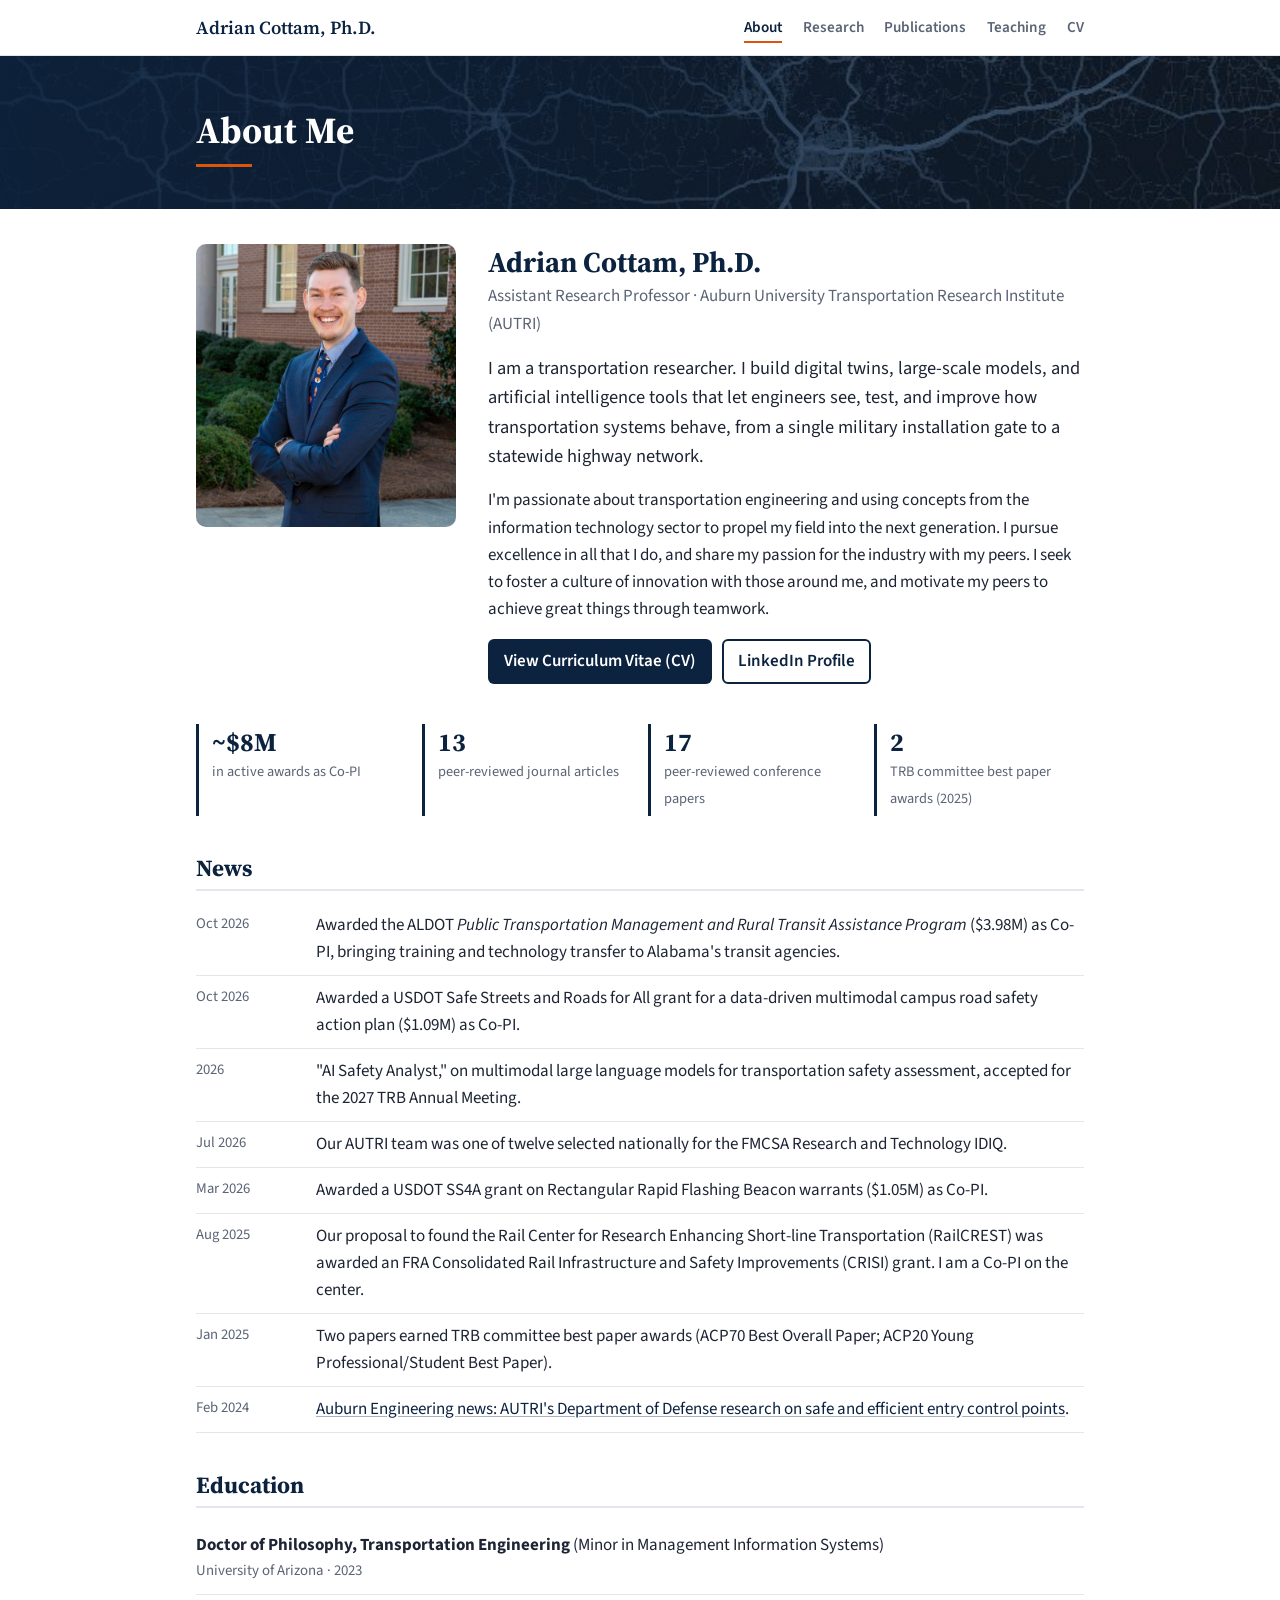
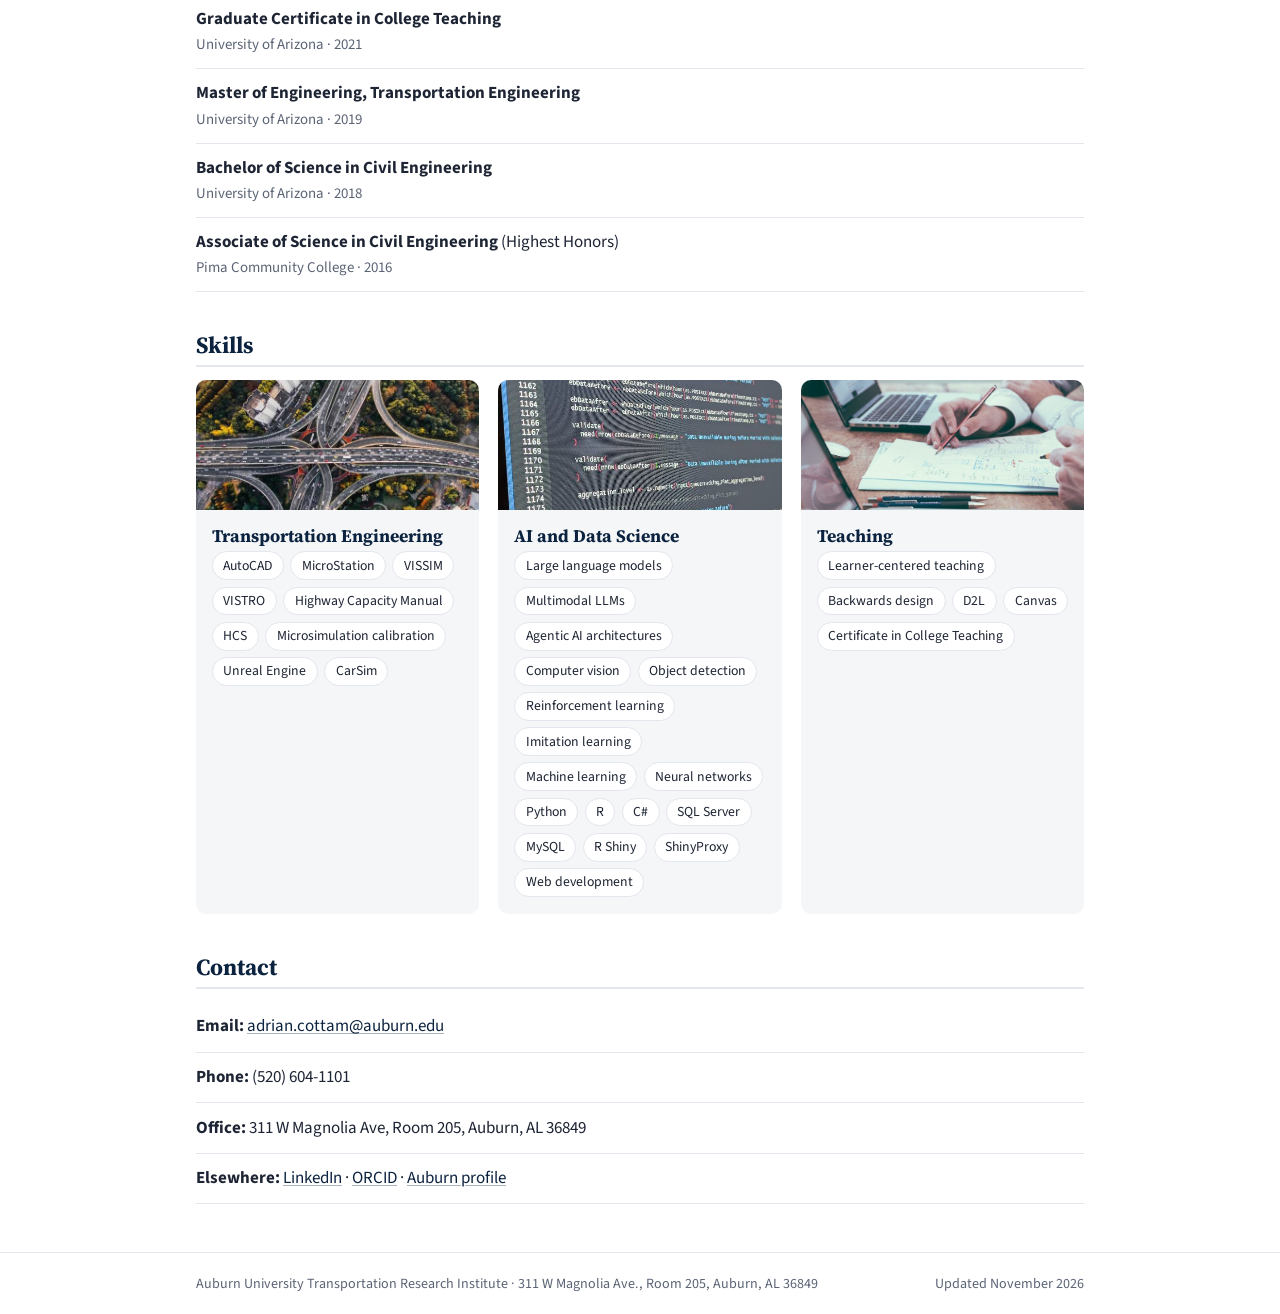
<file: index.html>
<!doctype html>
<html lang="en">
<head>
<meta charset="utf-8">
<meta name="viewport" content="width=device-width, initial-scale=1">
<title>Adrian Cottam, Ph.D.</title>
<meta name="description" content="Adrian Cottam, Ph.D., transportation researcher at Auburn University: digital twins, large-scale transportation modeling, simulation, and AI for transportation safety.">
<link rel="icon" href="assets/img/headshot-close.jpg">
<link rel="preconnect" href="https://fonts.googleapis.com">
<link rel="preconnect" href="https://fonts.gstatic.com" crossorigin>
<link href="https://fonts.googleapis.com/css2?family=Source+Sans+3:wght@400;600&family=Source+Serif+4:wght@600&display=swap" rel="stylesheet">
<link rel="stylesheet" href="style.css?v=11">
<script async src="https://www.googletagmanager.com/gtag/js?id=G-L55M8PXCBB"></script>
<script>window.dataLayer=window.dataLayer||[];function gtag(){dataLayer.push(arguments);}gtag('js',new Date());gtag('config','G-L55M8PXCBB');</script>
</head>
<body>
<header class="site-header"><div class="inner">
<a class="brand" href="index.html">Adrian Cottam, Ph.D.</a>
<nav aria-label="Main"><ul><li><a href="index.html" aria-current="page">About</a></li><li><a href="research.html">Research</a></li><li><a href="publications.html">Publications</a></li><li><a href="teaching.html">Teaching</a></li><li><a href="cv.html">CV</a></li></ul></nav>
</div></header>
<div class="banner"><div class="inner"><h1>About Me</h1></div></div>
<main>

<section class="intro">
<div class="intro-photo"><img src="assets/img/headshot.jpg" alt="Adrian Cottam, smiling, in a navy suit with arms crossed, standing in front of a brick building." width="650" height="706"></div>
<div class="intro-text">
<h2 class="name">Adrian Cottam, Ph.D.</h2>
<div class="role">Assistant Research Professor · Auburn University Transportation Research Institute (AUTRI)</div>
<p class="lede">I am a transportation researcher. I build digital twins, large-scale models, and artificial intelligence tools that let engineers see, test, and improve how transportation systems behave, from a single military installation gate to a statewide highway network.</p>
<p>I'm passionate about transportation engineering and using concepts from the information technology sector to propel my field into the next generation. I pursue excellence in all that I do, and share my passion for the industry with my peers. I seek to foster a culture of innovation with those around me, and motivate my peers to achieve great things through teamwork.</p>
<p class="buttons"><a class="button" href="https://drive.google.com/file/d/1AxiZcrQKRnhsTTxNkqSbJy1v24htNPaE/view">View Curriculum Vitae (CV)</a> <a class="button ghost" href="https://www.linkedin.com/in/adrian-cottam/">LinkedIn Profile</a></p>
</div>
</section>

<div class="stats">
<div class="stat"><b>~$8M</b><span>in active awards as Co-PI</span></div>
<div class="stat"><b>13</b><span>peer-reviewed journal articles</span></div>
<div class="stat"><b>17</b><span>peer-reviewed conference papers</span></div>
<div class="stat"><b>2</b><span>TRB committee best paper awards (2025)</span></div>
</div>

<h2>News</h2>
<ul class="news">
<li><time>Oct 2026</time><span>Awarded the ALDOT <em>Public Transportation Management and Rural Transit Assistance Program</em> ($3.98M) as Co-PI, bringing training and technology transfer to Alabama's transit agencies.</span></li>
<li><time>Oct 2026</time><span>Awarded a USDOT Safe Streets and Roads for All grant for a data-driven multimodal campus road safety action plan ($1.09M) as Co-PI.</span></li>
<li><time>2026</time><span>"AI Safety Analyst," on multimodal large language models for transportation safety assessment, accepted for the 2027 TRB Annual Meeting.</span></li>
<li><time>Jul 2026</time><span>Our AUTRI team was one of twelve selected nationally for the FMCSA Research and Technology IDIQ.</span></li>
<li><time>Mar 2026</time><span>Awarded a USDOT SS4A grant on Rectangular Rapid Flashing Beacon warrants ($1.05M) as Co-PI.</span></li>
<li><time>Aug 2025</time><span>Our proposal to found the Rail Center for Research Enhancing Short-line Transportation (RailCREST) was awarded an FRA Consolidated Rail Infrastructure and Safety Improvements (CRISI) grant. I am a Co-PI on the center.</span></li>
<li><time>Jan 2025</time><span>Two papers earned TRB committee best paper awards (ACP70 Best Overall Paper; ACP20 Young Professional/Student Best Paper).</span></li>
<li><time>Feb 2024</time><span><a href="https://eng.auburn.edu/news/2024/02/rilett-dod-safe-entry-points">Auburn Engineering news: AUTRI's Department of Defense research on safe and efficient entry control points</a>.</span></li>
</ul>

<h2>Education</h2>
<ul class="entries">
<li><strong>Doctor of Philosophy, Transportation Engineering</strong> (Minor in Management Information Systems)<div class="meta">University of Arizona · 2023</div></li>
<li><strong>Graduate Certificate in College Teaching</strong><div class="meta">University of Arizona · 2021</div></li>
<li><strong>Master of Engineering, Transportation Engineering</strong><div class="meta">University of Arizona · 2019</div></li>
<li><strong>Bachelor of Science in Civil Engineering</strong><div class="meta">University of Arizona · 2018</div></li>
<li><strong>Associate of Science in Civil Engineering</strong> (Highest Honors)<div class="meta">Pima Community College · 2016</div></li>
</ul>

<h2>Skills</h2>
<div class="tiles skills">
<div class="tile"><img src="assets/img/skill-transportation.jpg" alt="Aerial view of a multi-level highway interchange." width="600" height="600" loading="lazy"><h3>Transportation Engineering</h3><div class="chips"><span>AutoCAD</span><span>MicroStation</span><span>VISSIM</span><span>VISTRO</span><span>Highway Capacity Manual</span><span>HCS</span><span>Microsimulation calibration</span><span>Unreal Engine</span><span>CarSim</span></div></div>
<div class="tile"><img src="assets/img/skill-data-science.jpg" alt="Close-up of program code on a computer monitor." width="500" height="500" loading="lazy"><h3>AI and Data Science</h3><div class="chips"><span>Large language models</span><span>Multimodal LLMs</span><span>Agentic AI architectures</span><span>Computer vision</span><span>Object detection</span><span>Reinforcement learning</span><span>Imitation learning</span><span>Machine learning</span><span>Neural networks</span><span>Python</span><span>R</span><span>C#</span><span>SQL Server</span><span>MySQL</span><span>R Shiny</span><span>ShinyProxy</span><span>Web development</span></div></div>
<div class="tile"><img src="assets/img/skill-teaching.jpg" alt="Hands taking notes beside two laptops." width="800" height="800" loading="lazy"><h3>Teaching</h3><div class="chips"><span>Learner-centered teaching</span><span>Backwards design</span><span>D2L</span><span>Canvas</span><span>Certificate in College Teaching</span></div></div>
</div>

<h2>Contact</h2>
<div>
<ul class="entries">
<li><strong>Email:</strong> <a href="mailto:adrian.cottam@auburn.edu">adrian.cottam@auburn.edu</a></li>
<li><strong>Phone:</strong> (520) 604-1101</li>
<li><strong>Office:</strong> 311 W Magnolia Ave, Room 205, Auburn, AL 36849</li>
<li><strong>Elsewhere:</strong> <a href="https://www.linkedin.com/in/adrian-cottam/">LinkedIn</a> · <a href="https://orcid.org/0000-0001-5654-4347">ORCID</a> · <a href="https://eng.auburn.edu/directory/abc0140">Auburn profile</a></li>
</ul>
</div>

</main>
<footer class="site-footer"><div class="inner">
<span>Auburn University Transportation Research Institute · 311 W Magnolia Ave., Room 205, Auburn, AL 36849</span>
<span>Updated November 2026</span>
</div></footer>
</body>
</html>
</file>
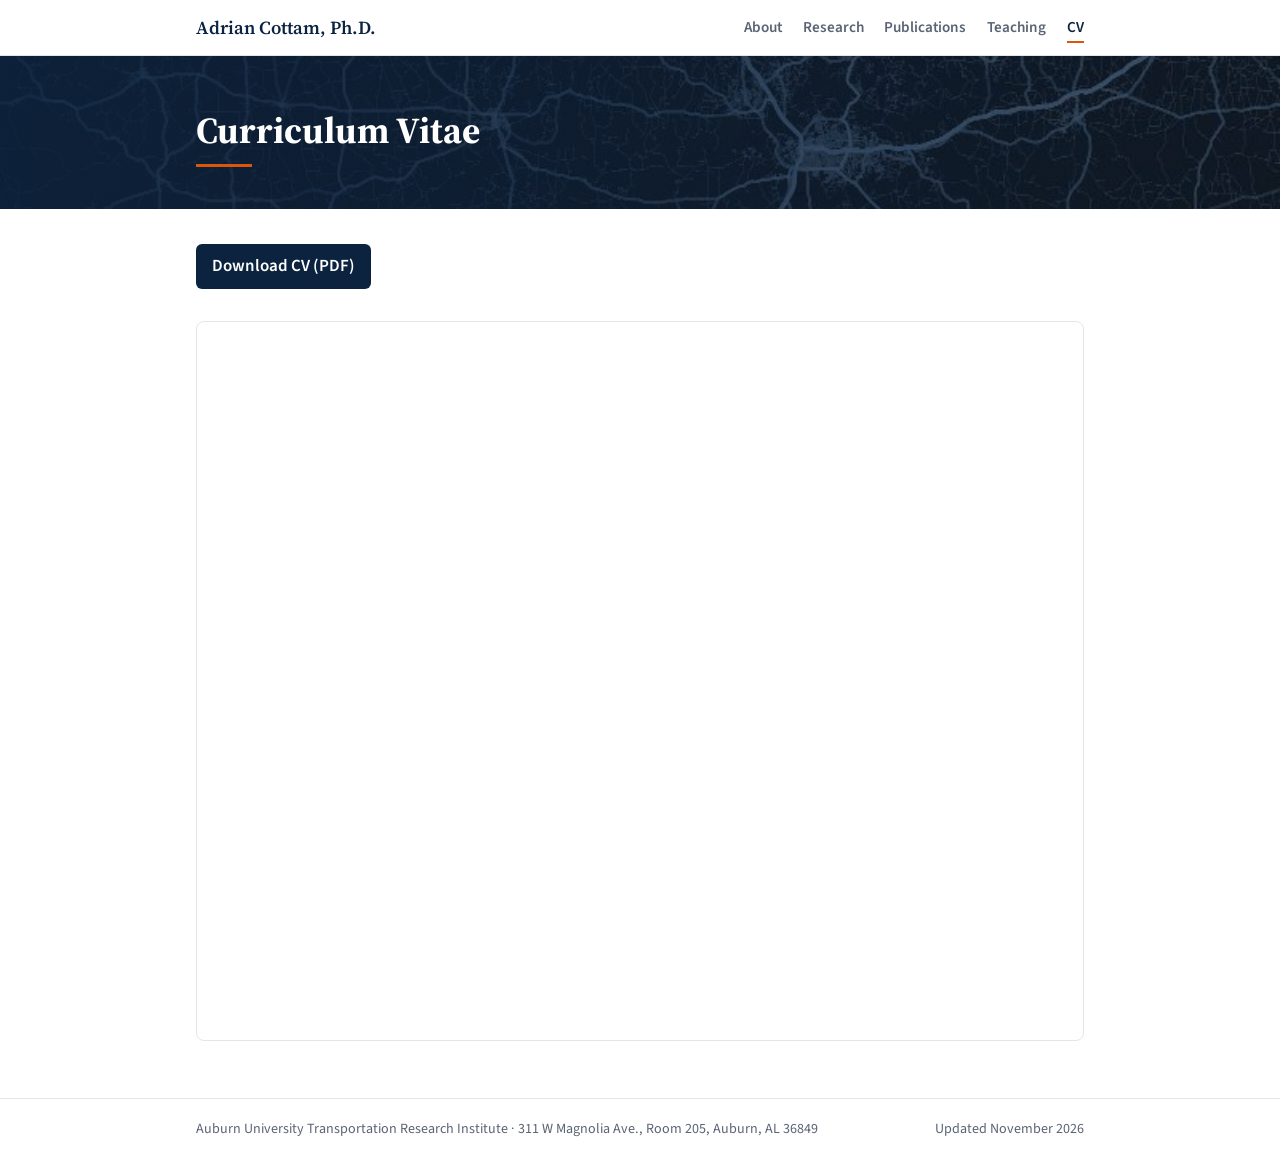
<file: cv.html>
<!doctype html>
<html lang="en">
<head>
<meta charset="utf-8">
<meta name="viewport" content="width=device-width, initial-scale=1">
<title>CV | Adrian Cottam, Ph.D.</title>
<meta name="description" content="Curriculum vitae of Adrian Cottam, Ph.D.">
<link rel="icon" href="assets/img/headshot-close.jpg">
<link rel="preconnect" href="https://fonts.googleapis.com">
<link rel="preconnect" href="https://fonts.gstatic.com" crossorigin>
<link href="https://fonts.googleapis.com/css2?family=Source+Sans+3:wght@400;600&family=Source+Serif+4:wght@600&display=swap" rel="stylesheet">
<link rel="stylesheet" href="style.css?v=11">
<script async src="https://www.googletagmanager.com/gtag/js?id=G-L55M8PXCBB"></script>
<script>window.dataLayer=window.dataLayer||[];function gtag(){dataLayer.push(arguments);}gtag('js',new Date());gtag('config','G-L55M8PXCBB');</script>
</head>
<body>
<header class="site-header"><div class="inner">
<a class="brand" href="index.html">Adrian Cottam, Ph.D.</a>
<nav aria-label="Main"><ul><li><a href="index.html">About</a></li><li><a href="research.html">Research</a></li><li><a href="publications.html">Publications</a></li><li><a href="teaching.html">Teaching</a></li><li><a href="cv.html" aria-current="page">CV</a></li></ul></nav>
</div></header>
<div class="banner"><div class="inner"><h1>Curriculum Vitae</h1></div></div>
<main>

<p><a class="button" href="https://drive.google.com/uc?id=1AxiZcrQKRnhsTTxNkqSbJy1v24htNPaE&amp;export=download">Download CV (PDF)</a></p>
<iframe class="cv-frame" src="https://drive.google.com/file/d/1AxiZcrQKRnhsTTxNkqSbJy1v24htNPaE/preview" title="Curriculum vitae of Adrian Cottam (PDF)" loading="lazy" allow="autoplay"></iframe>

</main>
<footer class="site-footer"><div class="inner">
<span>Auburn University Transportation Research Institute · 311 W Magnolia Ave., Room 205, Auburn, AL 36849</span>
<span>Updated November 2026</span>
</div></footer>
</body>
</html>
</file>
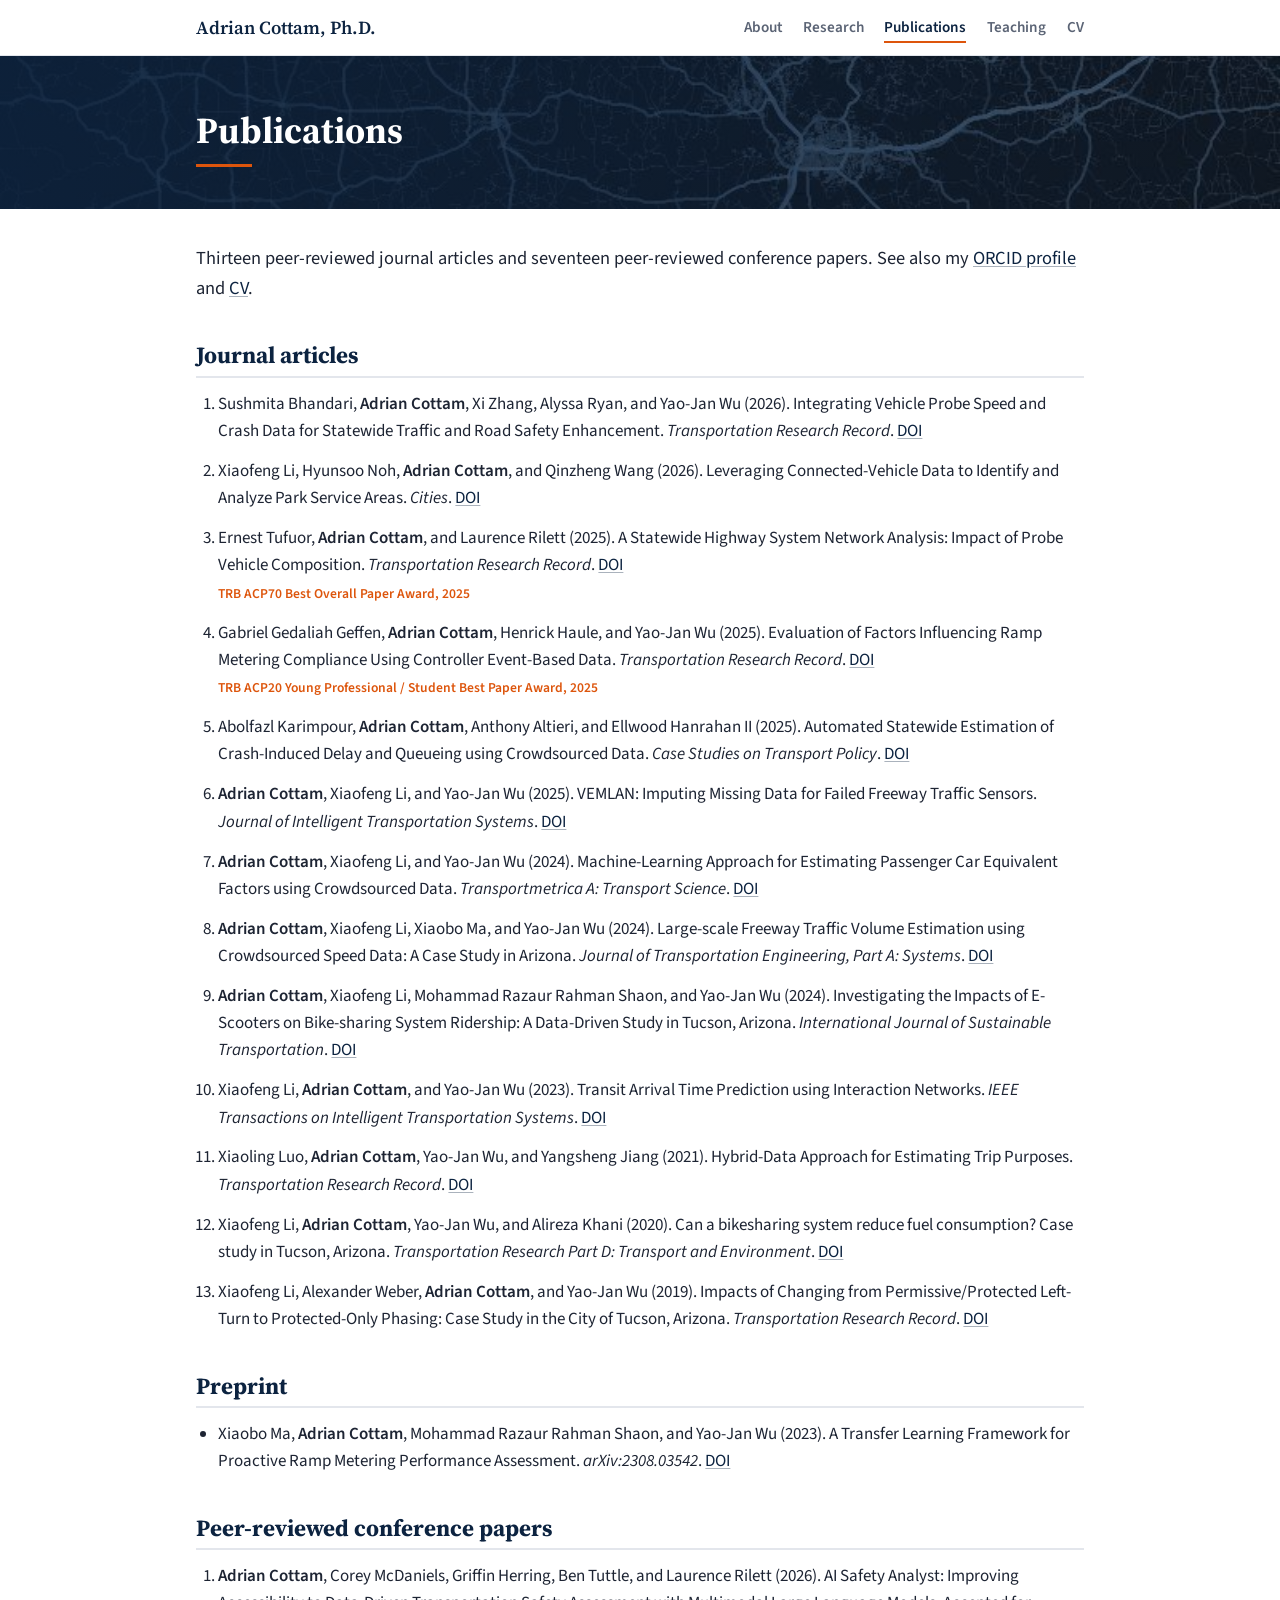
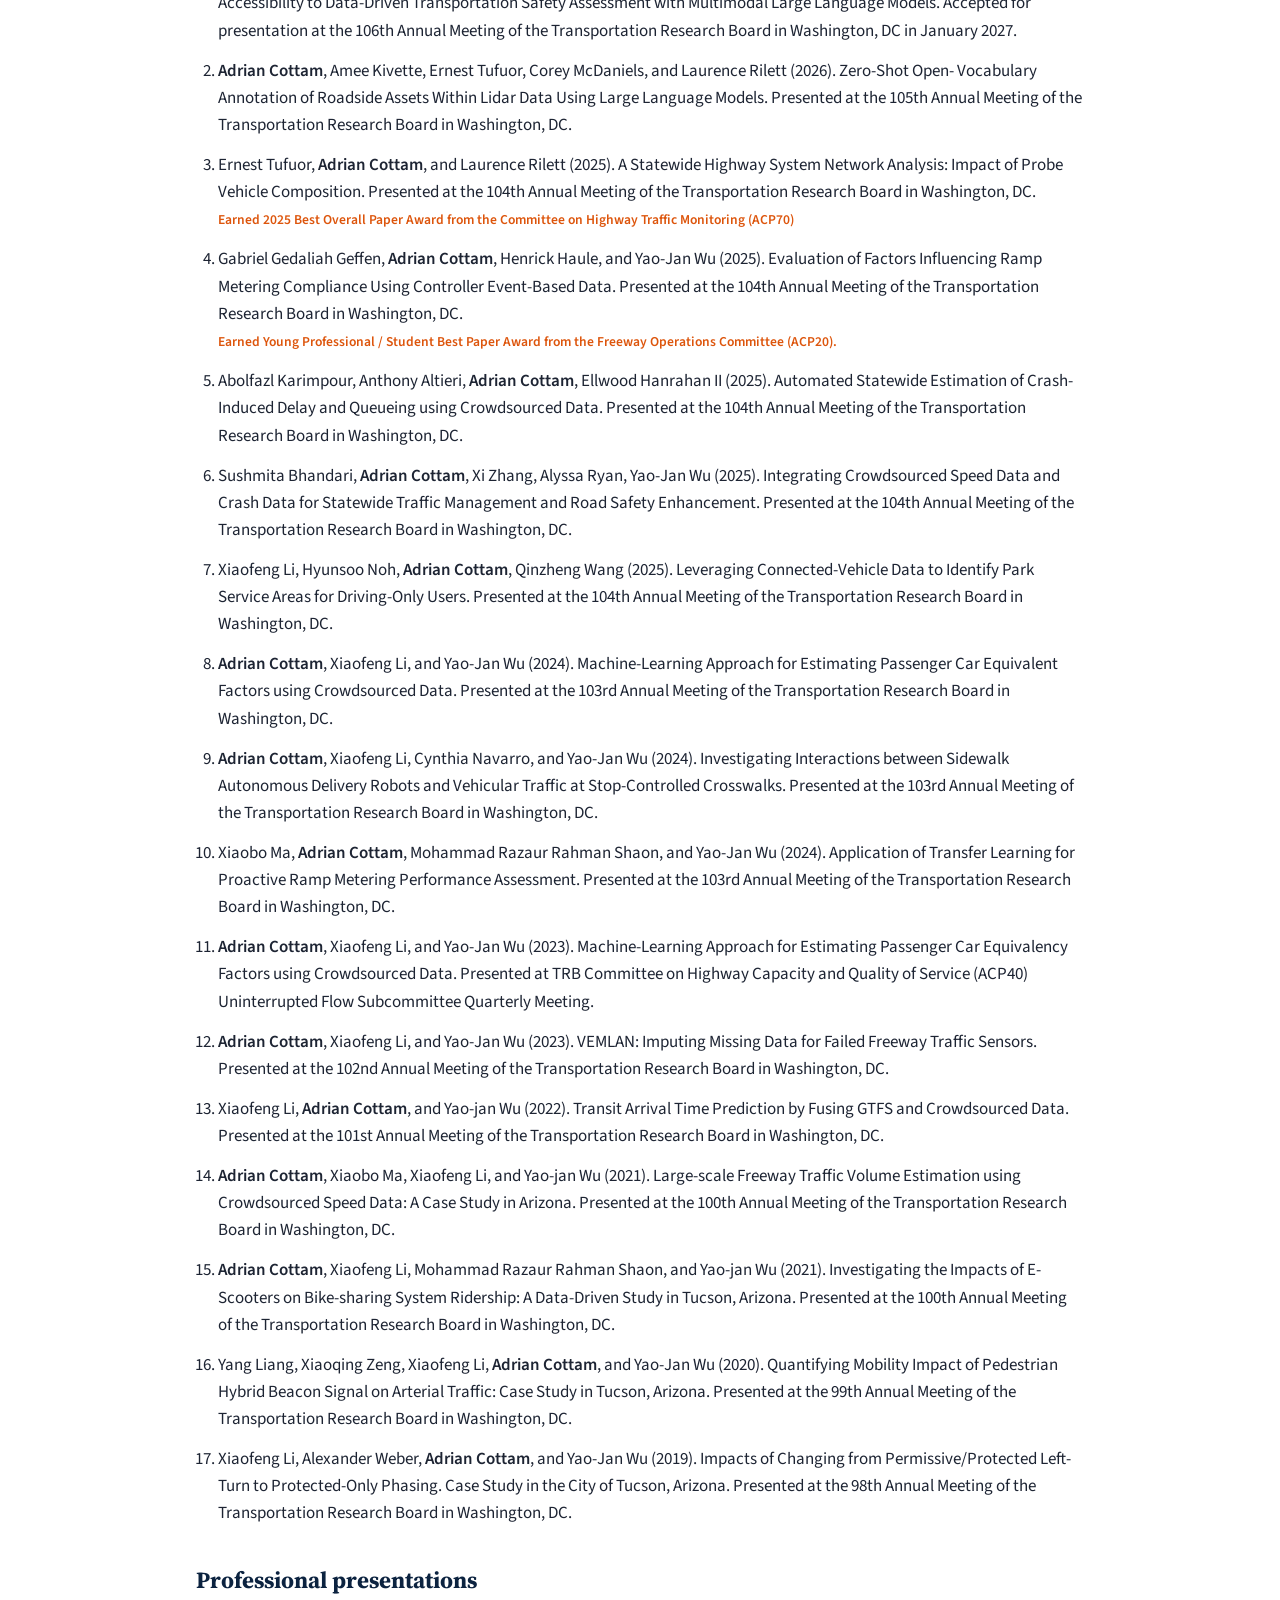
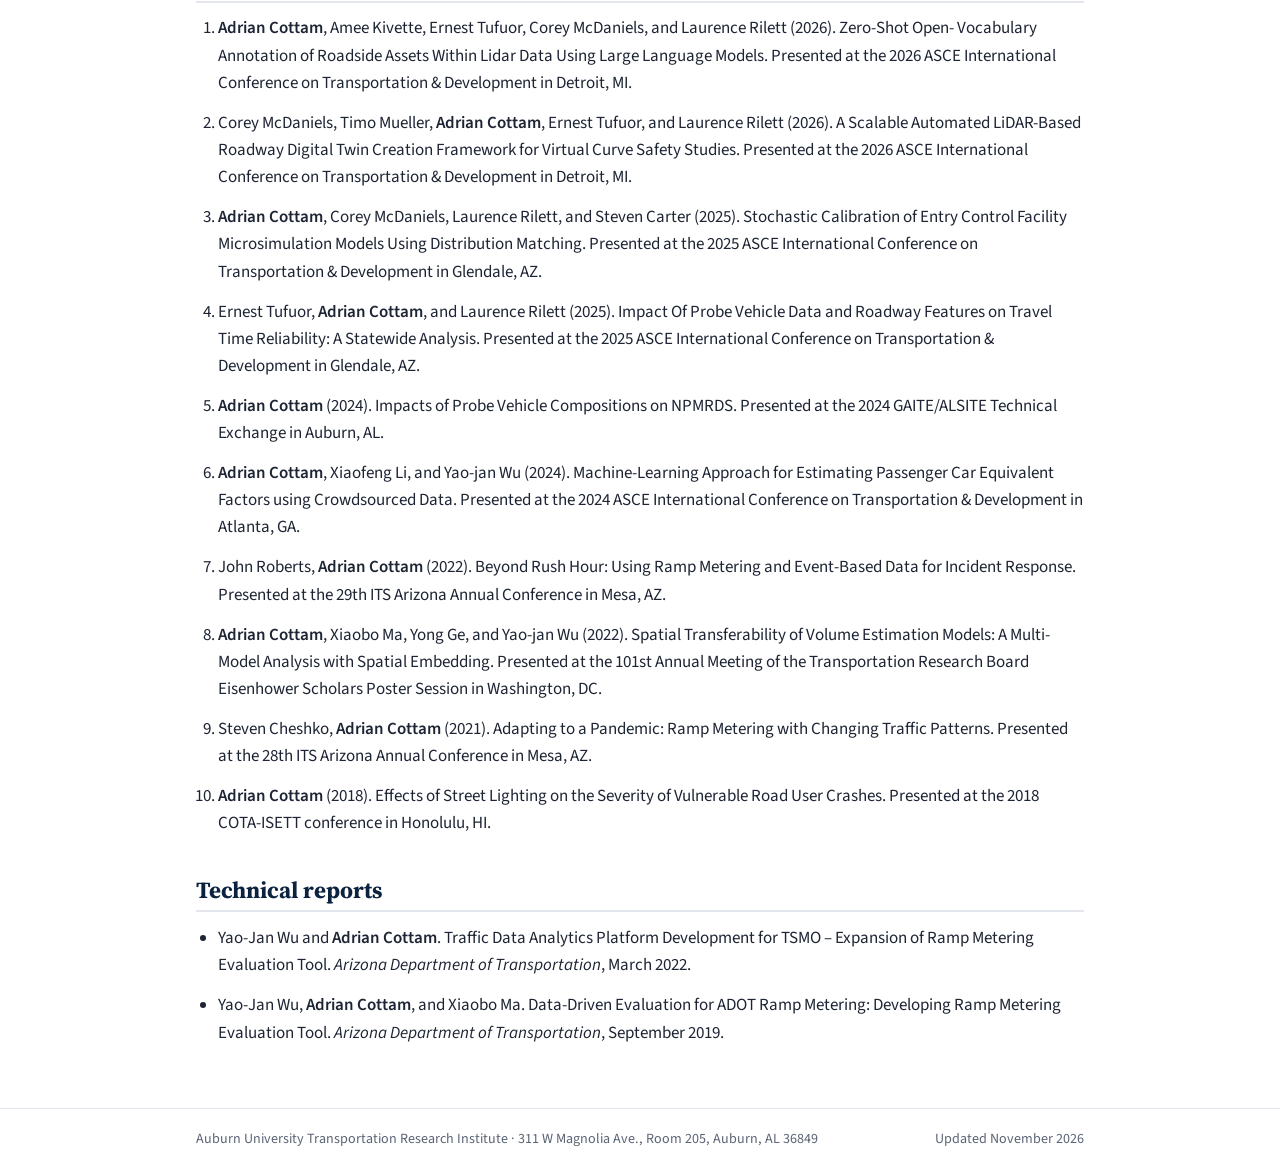
<file: publications.html>
<!doctype html>
<html lang="en">
<head>
<meta charset="utf-8">
<meta name="viewport" content="width=device-width, initial-scale=1">
<title>Publications | Adrian Cottam, Ph.D.</title>
<meta name="description" content="Journal articles, conference papers, and presentations by Adrian Cottam.">
<link rel="icon" href="assets/img/headshot-close.jpg">
<link rel="preconnect" href="https://fonts.googleapis.com">
<link rel="preconnect" href="https://fonts.gstatic.com" crossorigin>
<link href="https://fonts.googleapis.com/css2?family=Source+Sans+3:wght@400;600&family=Source+Serif+4:wght@600&display=swap" rel="stylesheet">
<link rel="stylesheet" href="style.css?v=11">
<script async src="https://www.googletagmanager.com/gtag/js?id=G-L55M8PXCBB"></script>
<script>window.dataLayer=window.dataLayer||[];function gtag(){dataLayer.push(arguments);}gtag('js',new Date());gtag('config','G-L55M8PXCBB');</script>
</head>
<body>
<header class="site-header"><div class="inner">
<a class="brand" href="index.html">Adrian Cottam, Ph.D.</a>
<nav aria-label="Main"><ul><li><a href="index.html">About</a></li><li><a href="research.html">Research</a></li><li><a href="publications.html" aria-current="page">Publications</a></li><li><a href="teaching.html">Teaching</a></li><li><a href="cv.html">CV</a></li></ul></nav>
</div></header>
<div class="banner"><div class="inner"><h1>Publications</h1></div></div>
<main>

<p class="lede">Thirteen peer-reviewed journal articles and seventeen peer-reviewed conference papers. See also my <a href="https://orcid.org/0000-0001-5654-4347">ORCID profile</a> and <a href="https://drive.google.com/file/d/1AxiZcrQKRnhsTTxNkqSbJy1v24htNPaE/view">CV</a>.</p>

<h2>Journal articles</h2>
<ol class="pubs">
<li>Sushmita Bhandari, <span class="me">Adrian Cottam</span>, Xi Zhang, Alyssa Ryan, and Yao-Jan Wu (2026). Integrating Vehicle Probe Speed and Crash Data for Statewide Traffic and Road Safety Enhancement. <span class="venue">Transportation Research Record</span>. <a href="https://doi.org/10.1177/03611981261425969">DOI</a></li><li>Xiaofeng Li, Hyunsoo Noh, <span class="me">Adrian Cottam</span>, and Qinzheng Wang (2026). Leveraging Connected-Vehicle Data to Identify and Analyze Park Service Areas. <span class="venue">Cities</span>. <a href="https://doi.org/10.1016/j.cities.2025.106665">DOI</a></li><li>Ernest Tufuor, <span class="me">Adrian Cottam</span>, and Laurence Rilett (2025). A Statewide Highway System Network Analysis: Impact of Probe Vehicle Composition. <span class="venue">Transportation Research Record</span>. <a href="https://doi.org/10.1177/03611981251393235">DOI</a><br><span class="award">TRB ACP70 Best Overall Paper Award, 2025</span></li><li>Gabriel Gedaliah Geffen, <span class="me">Adrian Cottam</span>, Henrick Haule, and Yao-Jan Wu (2025). Evaluation of Factors Influencing Ramp Metering Compliance Using Controller Event-Based Data. <span class="venue">Transportation Research Record</span>. <a href="https://doi.org/10.1177/03611981251347599">DOI</a><br><span class="award">TRB ACP20 Young Professional / Student Best Paper Award, 2025</span></li><li>Abolfazl Karimpour, <span class="me">Adrian Cottam</span>, Anthony Altieri, and Ellwood Hanrahan II (2025). Automated Statewide Estimation of Crash-Induced Delay and Queueing using Crowdsourced Data. <span class="venue">Case Studies on Transport Policy</span>. <a href="https://doi.org/10.1016/j.cstp.2025.101565">DOI</a></li><li><span class="me">Adrian Cottam</span>, Xiaofeng Li, and Yao-Jan Wu (2025). VEMLAN: Imputing Missing Data for Failed Freeway Traffic Sensors. <span class="venue">Journal of Intelligent Transportation Systems</span>. <a href="https://doi.org/10.1080/15472450.2025.2477785">DOI</a></li><li><span class="me">Adrian Cottam</span>, Xiaofeng Li, and Yao-Jan Wu (2024). Machine-Learning Approach for Estimating Passenger Car Equivalent Factors using Crowdsourced Data. <span class="venue">Transportmetrica A: Transport Science</span>. <a href="https://doi.org/10.1080/23249935.2024.2377600">DOI</a></li><li><span class="me">Adrian Cottam</span>, Xiaofeng Li, Xiaobo Ma, and Yao-Jan Wu (2024). Large-scale Freeway Traffic Volume Estimation using Crowdsourced Speed Data: A Case Study in Arizona. <span class="venue">Journal of Transportation Engineering, Part A: Systems</span>. <a href="https://doi.org/10.1061/JTEPBS/TEENG-8304">DOI</a></li><li><span class="me">Adrian Cottam</span>, Xiaofeng Li, Mohammad Razaur Rahman Shaon, and Yao-Jan Wu (2024). Investigating the Impacts of E-Scooters on Bike-sharing System Ridership: A Data-Driven Study in Tucson, Arizona. <span class="venue">International Journal of Sustainable Transportation</span>. <a href="https://doi.org/10.1080/15568318.2023.2288122">DOI</a></li><li>Xiaofeng Li, <span class="me">Adrian Cottam</span>, and Yao-Jan Wu (2023). Transit Arrival Time Prediction using Interaction Networks. <span class="venue">IEEE Transactions on Intelligent Transportation Systems</span>. <a href="https://doi.org/10.1109/TITS.2023.3238289">DOI</a></li><li>Xiaoling Luo, <span class="me">Adrian Cottam</span>, Yao-Jan Wu, and Yangsheng Jiang (2021). Hybrid-Data Approach for Estimating Trip Purposes. <span class="venue">Transportation Research Record</span>. <a href="https://doi.org/10.1177/03611981211018474">DOI</a></li><li>Xiaofeng Li, <span class="me">Adrian Cottam</span>, Yao-Jan Wu, and Alireza Khani (2020). Can a bikesharing system reduce fuel consumption? Case study in Tucson, Arizona. <span class="venue">Transportation Research Part D: Transport and Environment</span>. <a href="https://doi.org/10.1016/j.trd.2020.102604">DOI</a></li><li>Xiaofeng Li, Alexander Weber, <span class="me">Adrian Cottam</span>, and Yao-Jan Wu (2019). Impacts of Changing from Permissive/Protected Left-Turn to Protected-Only Phasing: Case Study in the City of Tucson, Arizona. <span class="venue">Transportation Research Record</span>. <a href="https://doi.org/10.1177/0361198119842108">DOI</a></li>
</ol>

<h2>Preprint</h2>
<ul class="pubs">
<li>Xiaobo Ma, <span class="me">Adrian Cottam</span>, Mohammad Razaur Rahman Shaon, and Yao-Jan Wu (2023). A Transfer Learning Framework for Proactive Ramp Metering Performance Assessment. <span class="venue">arXiv:2308.03542</span>. <a href="https://doi.org/10.48550/arXiv.2308.03542">DOI</a></li>
</ul>

<h2>Peer-reviewed conference papers</h2>
<ol class="pubs">
<li><span class="me">Adrian Cottam</span>, Corey McDaniels, Griffin Herring, Ben Tuttle, and Laurence Rilett (2026). AI Safety Analyst: Improving Accessibility to Data-Driven Transportation Safety Assessment with Multimodal Large Language Models. Accepted for presentation at the 106th Annual Meeting of the Transportation Research Board in Washington, DC in January 2027.</li><li><span class="me">Adrian Cottam</span>, Amee Kivette, Ernest Tufuor, Corey McDaniels, and Laurence Rilett (2026). Zero-Shot Open- Vocabulary Annotation of Roadside Assets Within Lidar Data Using Large Language Models. Presented at the 105th Annual Meeting of the Transportation Research Board in Washington, DC.</li><li>Ernest Tufuor, <span class="me">Adrian Cottam</span>, and Laurence Rilett (2025). A Statewide Highway System Network Analysis: Impact of Probe Vehicle Composition. Presented at the 104th Annual Meeting of the Transportation Research Board in Washington, DC. <br><span class="award">Earned 2025 Best Overall Paper Award from the Committee on Highway Traffic Monitoring (ACP70)</span></li><li>Gabriel Gedaliah Geffen, <span class="me">Adrian Cottam</span>, Henrick Haule, and Yao-Jan Wu (2025). Evaluation of Factors Influencing Ramp Metering Compliance Using Controller Event-Based Data. Presented at the 104th Annual Meeting of the Transportation Research Board in Washington, DC. <br><span class="award">Earned Young Professional / Student Best Paper Award from the Freeway Operations Committee (ACP20).</span></li><li>Abolfazl Karimpour, Anthony Altieri, <span class="me">Adrian Cottam</span>, Ellwood Hanrahan II (2025). Automated Statewide Estimation of Crash-Induced Delay and Queueing using Crowdsourced Data. Presented at the 104th Annual Meeting of the Transportation Research Board in Washington, DC.</li><li>Sushmita Bhandari, <span class="me">Adrian Cottam</span>, Xi Zhang, Alyssa Ryan, Yao-Jan Wu (2025). Integrating Crowdsourced Speed Data and Crash Data for Statewide Traffic Management and Road Safety Enhancement. Presented at the 104th Annual Meeting of the Transportation Research Board in Washington, DC.</li><li>Xiaofeng Li, Hyunsoo Noh, <span class="me">Adrian Cottam</span>, Qinzheng Wang (2025). Leveraging Connected-Vehicle Data to Identify Park Service Areas for Driving-Only Users. Presented at the 104th Annual Meeting of the Transportation Research Board in Washington, DC.</li><li><span class="me">Adrian Cottam</span>, Xiaofeng Li, and Yao-Jan Wu (2024). Machine-Learning Approach for Estimating Passenger Car Equivalent Factors using Crowdsourced Data. Presented at the 103rd Annual Meeting of the Transportation Research Board in Washington, DC.</li><li><span class="me">Adrian Cottam</span>, Xiaofeng Li, Cynthia Navarro, and Yao-Jan Wu (2024). Investigating Interactions between Sidewalk Autonomous Delivery Robots and Vehicular Traffic at Stop-Controlled Crosswalks. Presented at the 103rd Annual Meeting of the Transportation Research Board in Washington, DC.</li><li>Xiaobo Ma, <span class="me">Adrian Cottam</span>, Mohammad Razaur Rahman Shaon, and Yao-Jan Wu (2024). Application of Transfer Learning for Proactive Ramp Metering Performance Assessment. Presented at the 103rd Annual Meeting of the Transportation Research Board in Washington, DC.</li><li><span class="me">Adrian Cottam</span>, Xiaofeng Li, and Yao-Jan Wu (2023). Machine-Learning Approach for Estimating Passenger Car Equivalency Factors using Crowdsourced Data. Presented at TRB Committee on Highway Capacity and Quality of Service (ACP40) Uninterrupted Flow Subcommittee Quarterly Meeting.</li><li><span class="me">Adrian Cottam</span>, Xiaofeng Li, and Yao-Jan Wu (2023). VEMLAN: Imputing Missing Data for Failed Freeway Traffic Sensors. Presented at the 102nd Annual Meeting of the Transportation Research Board in Washington, DC.</li><li>Xiaofeng Li, <span class="me">Adrian Cottam</span>, and Yao-jan Wu (2022). Transit Arrival Time Prediction by Fusing GTFS and Crowdsourced Data. Presented at the 101st Annual Meeting of the Transportation Research Board in Washington, DC.</li><li><span class="me">Adrian Cottam</span>, Xiaobo Ma, Xiaofeng Li, and Yao-jan Wu (2021). Large-scale Freeway Traffic Volume Estimation using Crowdsourced Speed Data: A Case Study in Arizona. Presented at the 100th Annual Meeting of the Transportation Research Board in Washington, DC.</li><li><span class="me">Adrian Cottam</span>, Xiaofeng Li, Mohammad Razaur Rahman Shaon, and Yao-jan Wu (2021). Investigating the Impacts of E-Scooters on Bike-sharing System Ridership: A Data-Driven Study in Tucson, Arizona. Presented at the 100th Annual Meeting of the Transportation Research Board in Washington, DC.</li><li>Yang Liang, Xiaoqing Zeng, Xiaofeng Li, <span class="me">Adrian Cottam</span>, and Yao-Jan Wu (2020). Quantifying Mobility Impact of Pedestrian Hybrid Beacon Signal on Arterial Traffic: Case Study in Tucson, Arizona. Presented at the 99th Annual Meeting of the Transportation Research Board in Washington, DC.</li><li>Xiaofeng Li, Alexander Weber, <span class="me">Adrian Cottam</span>, and Yao-Jan Wu (2019). Impacts of Changing from Permissive/Protected Left-Turn to Protected-Only Phasing. Case Study in the City of Tucson, Arizona. Presented at the 98th Annual Meeting of the Transportation Research Board in Washington, DC.</li>
</ol>

<h2>Professional presentations</h2>
<ol class="pubs">
<li><span class="me">Adrian Cottam</span>, Amee Kivette, Ernest Tufuor, Corey McDaniels, and Laurence Rilett (2026). Zero-Shot Open- Vocabulary Annotation of Roadside Assets Within Lidar Data Using Large Language Models. Presented at the 2026 ASCE International Conference on Transportation &amp; Development in Detroit, MI.</li><li>Corey McDaniels, Timo Mueller, <span class="me">Adrian Cottam</span>, Ernest Tufuor, and Laurence Rilett (2026). A Scalable Automated LiDAR-Based Roadway Digital Twin Creation Framework for Virtual Curve Safety Studies. Presented at the 2026 ASCE International Conference on Transportation &amp; Development in Detroit, MI.</li><li><span class="me">Adrian Cottam</span>, Corey McDaniels, Laurence Rilett, and Steven Carter (2025). Stochastic Calibration of Entry Control Facility Microsimulation Models Using Distribution Matching. Presented at the 2025 ASCE International Conference on Transportation &amp; Development in Glendale, AZ.</li><li>Ernest Tufuor, <span class="me">Adrian Cottam</span>, and Laurence Rilett (2025). Impact Of Probe Vehicle Data and Roadway Features on Travel Time Reliability: A Statewide Analysis. Presented at the 2025 ASCE International Conference on Transportation &amp; Development in Glendale, AZ.</li><li><span class="me">Adrian Cottam</span> (2024). Impacts of Probe Vehicle Compositions on NPMRDS. Presented at the 2024 GAITE/ALSITE Technical Exchange in Auburn, AL.</li><li><span class="me">Adrian Cottam</span>, Xiaofeng Li, and Yao-jan Wu (2024). Machine-Learning Approach for Estimating Passenger Car Equivalent Factors using Crowdsourced Data. Presented at the 2024 ASCE International Conference on Transportation &amp; Development in Atlanta, GA.</li><li>John Roberts, <span class="me">Adrian Cottam</span> (2022). Beyond Rush Hour: Using Ramp Metering and Event-Based Data for Incident Response. Presented at the 29th ITS Arizona Annual Conference in Mesa, AZ.</li><li><span class="me">Adrian Cottam</span>, Xiaobo Ma, Yong Ge, and Yao-jan Wu (2022). Spatial Transferability of Volume Estimation Models: A Multi-Model Analysis with Spatial Embedding. Presented at the 101st Annual Meeting of the Transportation Research Board Eisenhower Scholars Poster Session in Washington, DC.</li><li>Steven Cheshko, <span class="me">Adrian Cottam</span> (2021). Adapting to a Pandemic: Ramp Metering with Changing Traffic Patterns. Presented at the 28th ITS Arizona Annual Conference in Mesa, AZ.</li><li><span class="me">Adrian Cottam</span> (2018). Effects of Street Lighting on the Severity of Vulnerable Road User Crashes. Presented at the 2018 COTA-ISETT conference in Honolulu, HI.</li>
</ol>

<h2>Technical reports</h2>
<ul class="pubs">
<li>Yao-Jan Wu and <span class="me">Adrian Cottam</span>. Traffic Data Analytics Platform Development for TSMO – Expansion of Ramp Metering Evaluation Tool. <span class="venue">Arizona Department of Transportation</span>, March 2022.</li>
<li>Yao-Jan Wu, <span class="me">Adrian Cottam</span>, and Xiaobo Ma. Data-Driven Evaluation for ADOT Ramp Metering: Developing Ramp Metering Evaluation Tool. <span class="venue">Arizona Department of Transportation</span>, September 2019.</li>
</ul>

</main>
<footer class="site-footer"><div class="inner">
<span>Auburn University Transportation Research Institute · 311 W Magnolia Ave., Room 205, Auburn, AL 36849</span>
<span>Updated November 2026</span>
</div></footer>
</body>
</html>
</file>
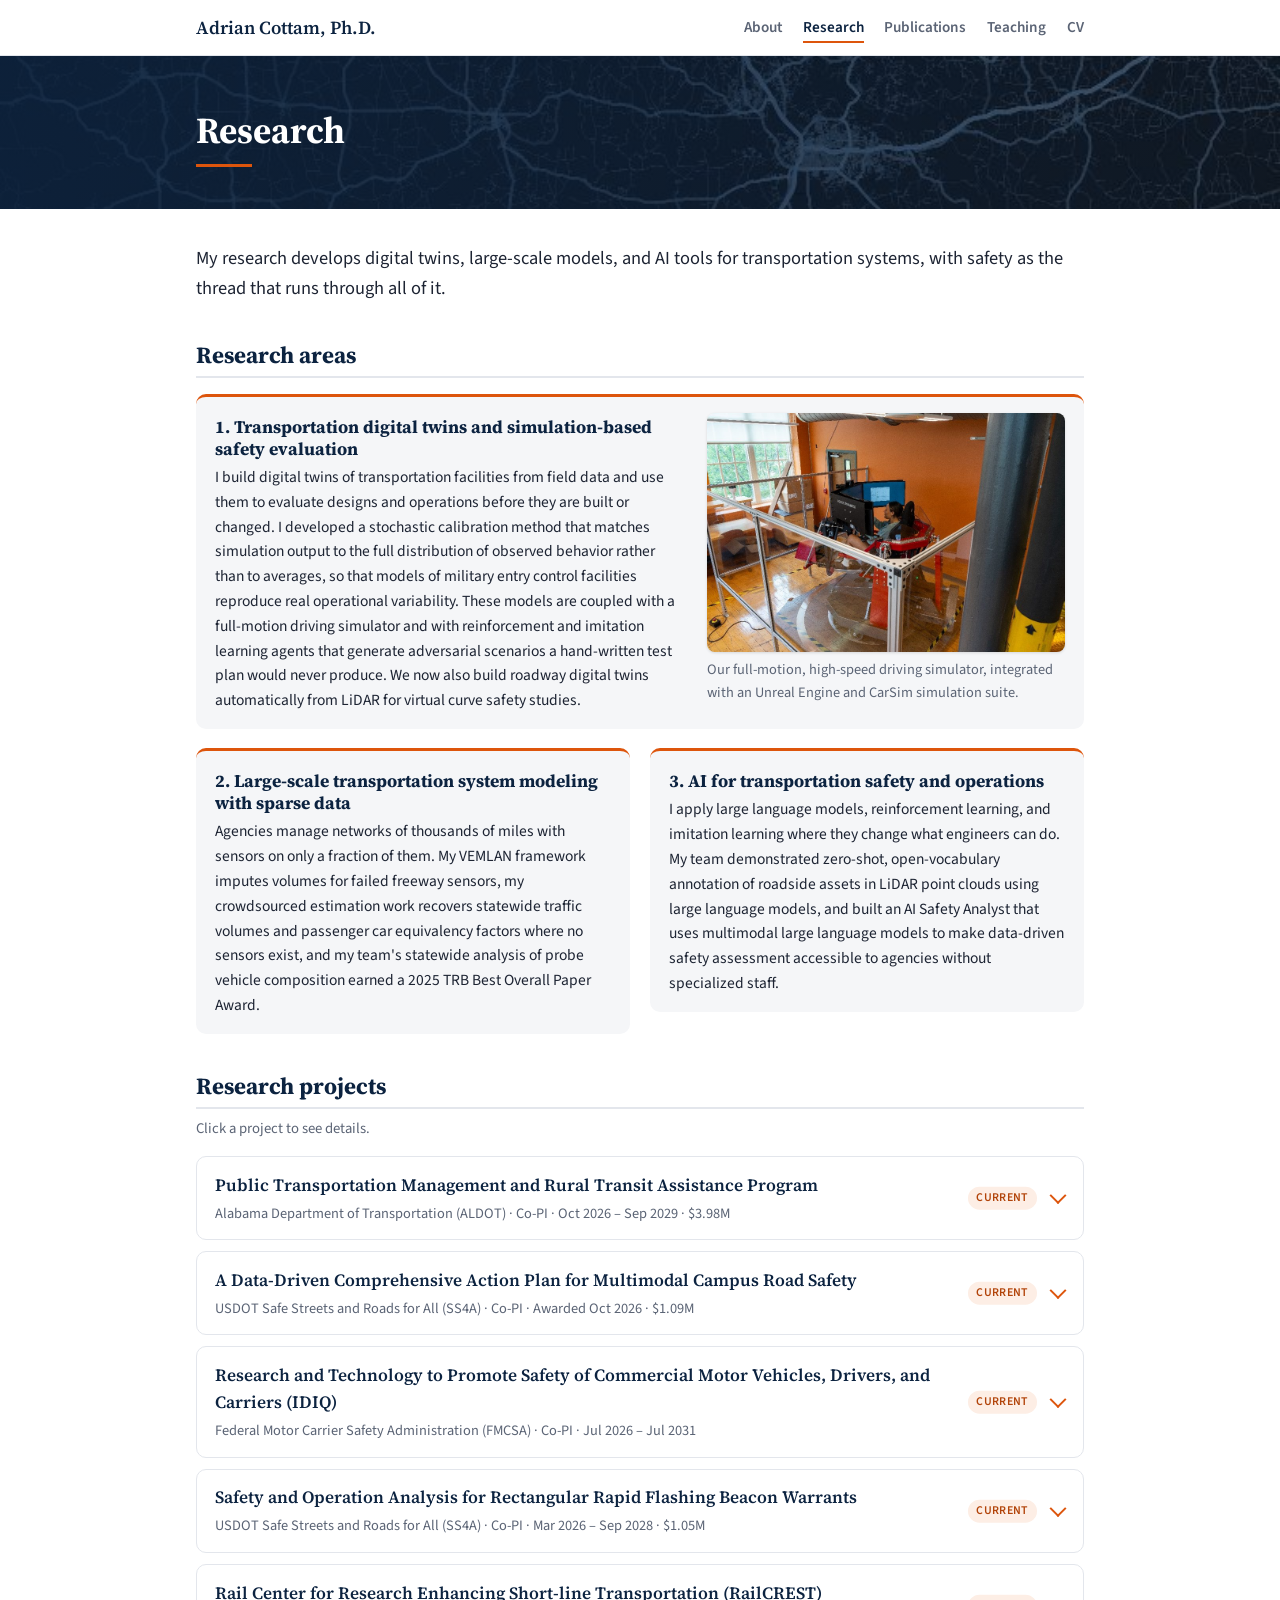
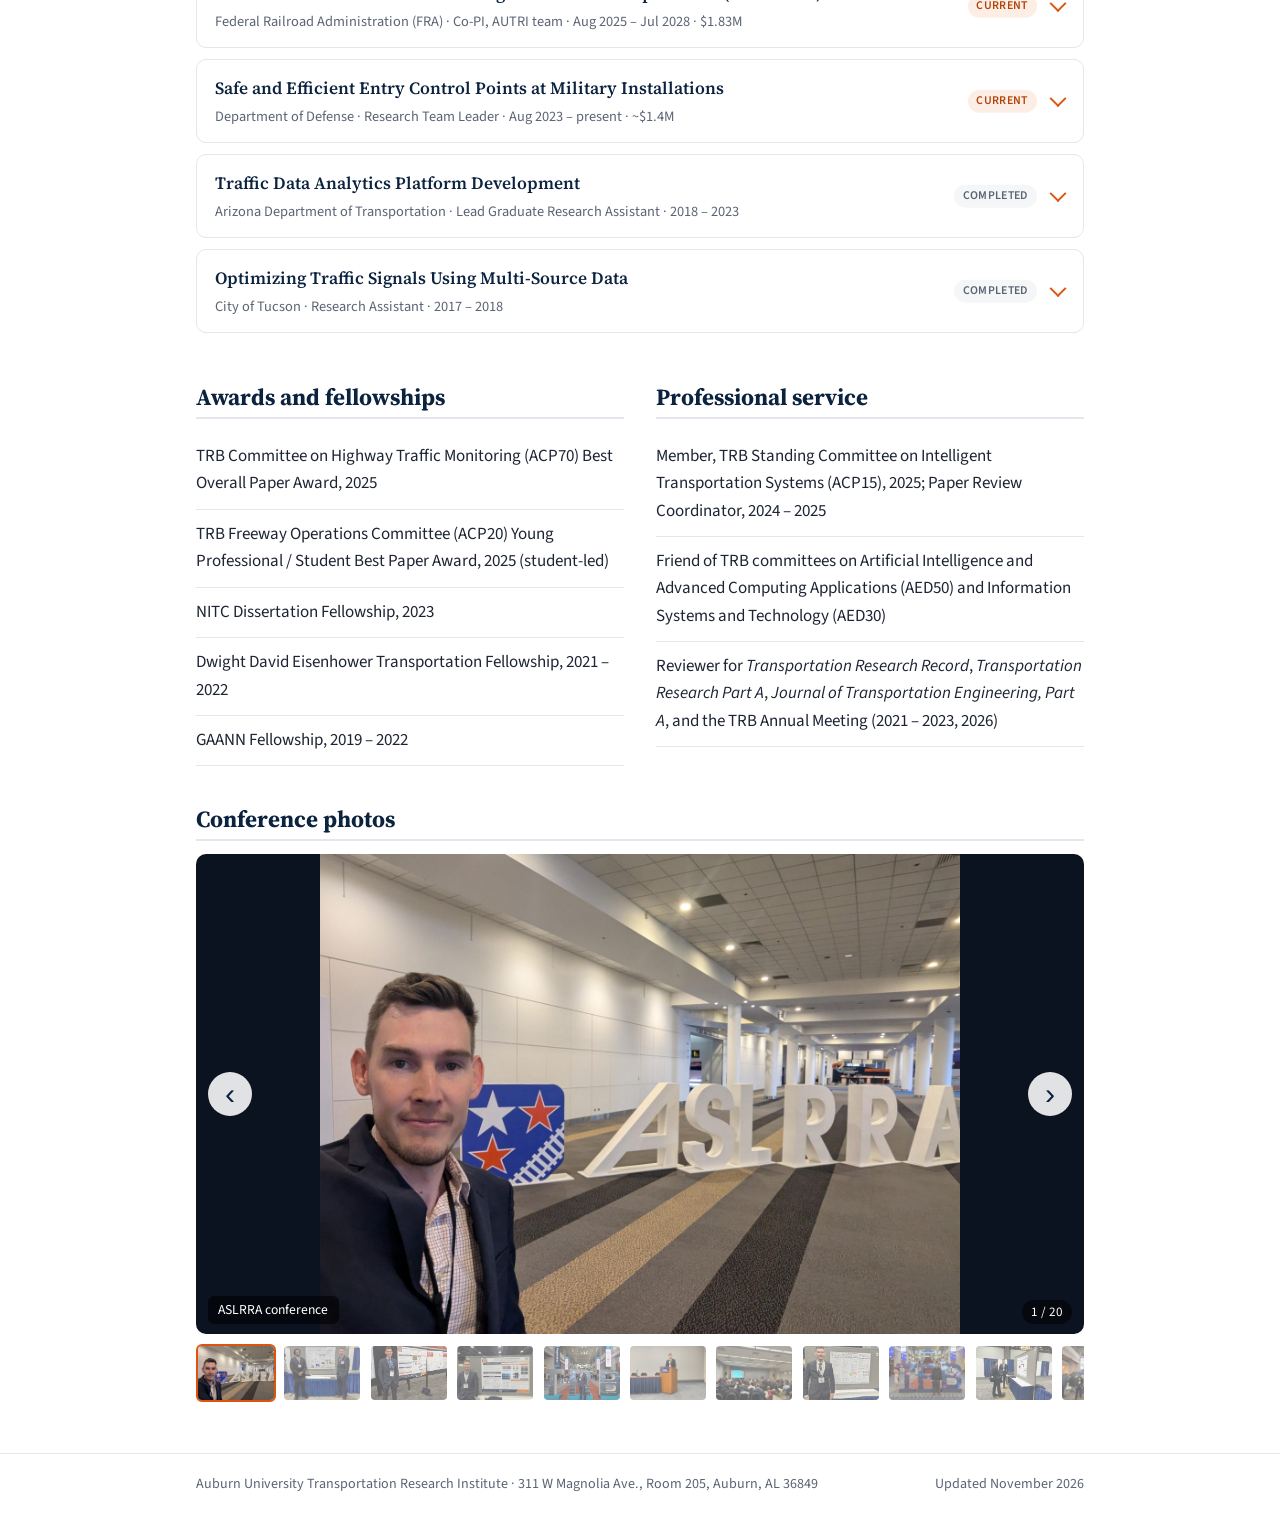
<file: research.html>
<!doctype html>
<html lang="en">
<head>
<meta charset="utf-8">
<meta name="viewport" content="width=device-width, initial-scale=1">
<title>Research | Adrian Cottam, Ph.D.</title>
<meta name="description" content="Research on transportation digital twins, large-scale transportation system modeling, and AI for transportation safety and operations.">
<link rel="icon" href="assets/img/headshot-close.jpg">
<link rel="preconnect" href="https://fonts.googleapis.com">
<link rel="preconnect" href="https://fonts.gstatic.com" crossorigin>
<link href="https://fonts.googleapis.com/css2?family=Source+Sans+3:wght@400;600&family=Source+Serif+4:wght@600&display=swap" rel="stylesheet">
<link rel="stylesheet" href="style.css?v=11">
<script async src="https://www.googletagmanager.com/gtag/js?id=G-L55M8PXCBB"></script>
<script>window.dataLayer=window.dataLayer||[];function gtag(){dataLayer.push(arguments);}gtag('js',new Date());gtag('config','G-L55M8PXCBB');</script>
</head>
<body>
<header class="site-header"><div class="inner">
<a class="brand" href="index.html">Adrian Cottam, Ph.D.</a>
<nav aria-label="Main"><ul><li><a href="index.html">About</a></li><li><a href="research.html" aria-current="page">Research</a></li><li><a href="publications.html">Publications</a></li><li><a href="teaching.html">Teaching</a></li><li><a href="cv.html">CV</a></li></ul></nav>
</div></header>
<div class="banner"><div class="inner"><h1>Research</h1></div></div>
<main>

<p class="lede">My research develops digital twins, large-scale models, and AI tools for transportation systems, with safety as the thread that runs through all of it.</p>

<h2>Research areas</h2>
<div class="area area-wide project">
<div class="project-text">
<h3>1. Transportation digital twins and simulation-based safety evaluation</h3>
<p>I build digital twins of transportation facilities from field data and use them to evaluate designs and operations before they are built or changed. I developed a stochastic calibration method that matches simulation output to the full distribution of observed behavior rather than to averages, so that models of military entry control facilities reproduce real operational variability. These models are coupled with a full-motion driving simulator and with reinforcement and imitation learning agents that generate adversarial scenarios a hand-written test plan would never produce. We now also build roadway digital twins automatically from LiDAR for virtual curve safety studies.</p>
</div>
<div class="project-img"><figure><img src="assets/img/driving-simulator.jpg" alt="A participant seated in a full-motion driving simulator with a red motion platform and wraparound monitors, inside a glass enclosure." width="906" height="604" loading="lazy"><figcaption>Our full-motion, high-speed driving simulator, integrated with an Unreal Engine and CarSim simulation suite.</figcaption></figure></div>
</div>
<div class="duo areas2">
<div class="area">
<h3>2. Large-scale transportation system modeling with sparse data</h3>
<p>Agencies manage networks of thousands of miles with sensors on only a fraction of them. My VEMLAN framework imputes volumes for failed freeway sensors, my crowdsourced estimation work recovers statewide traffic volumes and passenger car equivalency factors where no sensors exist, and my team's statewide analysis of probe vehicle composition earned a 2025 TRB Best Overall Paper Award.</p>
</div>
<div class="area">
<h3>3. AI for transportation safety and operations</h3>
<p>I apply large language models, reinforcement learning, and imitation learning where they change what engineers can do. My team demonstrated zero-shot, open-vocabulary annotation of roadside assets in LiDAR point clouds using large language models, and built an AI Safety Analyst that uses multimodal large language models to make data-driven safety assessment accessible to agencies without specialized staff.</p>
</div>
</div>

<h2>Research projects</h2>
<p class="hint">Click a project to see details.</p>
<details class="proj">
<summary><span class="proj-title">Public Transportation Management and Rural Transit Assistance Program</span><span class="proj-meta">Alabama Department of Transportation (ALDOT) · Co-PI · Oct 2026 – Sep 2029 · $3.98M</span><span class="badge current">Current</span></summary>
<div class="project single">
<div class="project-text">
<p>Provides training, technical assistance, and technology transfer to public and rural transit agencies across Alabama, bringing research tools and data-driven practice to the people who run transit service day to day.</p>
</div>
</div>
</details>
<details class="proj">
<summary><span class="proj-title">A Data-Driven Comprehensive Action Plan for Multimodal Campus Road Safety</span><span class="proj-meta">USDOT Safe Streets and Roads for All (SS4A) · Co-PI · Awarded Oct 2026 · $1.09M</span><span class="badge current">Current</span></summary>
<div class="project single">
<div class="project-text">
<p>Develops a data-driven comprehensive safety action plan for a campus transportation network, addressing the safety of everyone who travels on it: pedestrians, bicyclists, micromobility riders, transit users, and drivers.</p>
</div>
</div>
</details>
<details class="proj">
<summary><span class="proj-title">Research and Technology to Promote Safety of Commercial Motor Vehicles, Drivers, and Carriers (IDIQ)</span><span class="proj-meta">Federal Motor Carrier Safety Administration (FMCSA) · Co-PI · Jul 2026 – Jul 2031</span><span class="badge current">Current</span></summary>
<div class="project single">
<div class="project-text">
<p>Our AUTRI team was one of twelve teams selected nationally for this indefinite delivery, indefinite quantity contract, under which FMCSA can award task orders totaling up to $60 million through 2031 on commercial motor vehicle safety research.</p>
</div>
</div>
</details>
<details class="proj">
<summary><span class="proj-title">Safety and Operation Analysis for Rectangular Rapid Flashing Beacon Warrants</span><span class="proj-meta">USDOT Safe Streets and Roads for All (SS4A) · Co-PI · Mar 2026 – Sep 2028 · $1.05M</span><span class="badge current">Current</span></summary>
<div class="project single">
<div class="project-text">
<p>Analyzes the safety and operational effects of rectangular rapid flashing beacons (RRFBs) at pedestrian crossings to inform warrants for when and where agencies should install them.</p>
</div>
</div>
</details>
<details class="proj">
<summary><span class="proj-title">Rail Center for Research Enhancing Short-line Transportation (RailCREST)</span><span class="proj-meta">Federal Railroad Administration (FRA) · Co-PI, AUTRI team · Aug 2025 – Jul 2028 · $1.83M</span><span class="badge current">Current</span></summary>
<div class="project single">
<div class="project-text">
<p>Highway-rail grade crossings are among the biggest safety risks on the rail network: the U.S. has more than 203,000 of them, and 228 fatal crossing incidents occurred in 2023. RailCREST is a Penn State–led center founded through an FRA CRISI grant that our team helped write. Within it, our team is building a low-cost, real-time safety monitor for these crossings. A solar-powered camera and edge computing device at the crossing use machine learning to detect vehicles and pedestrians stopped on the tracks, then send the data over cellular networks to a central server. The server alerts railway operators and enforcement when something is on the tracks, and a web tool reports safety surrogate metrics such as how many vehicles stop on the tracks each day.</p>
<p>Because each unit carries its own solar power and cellular connection, the modular system can be deployed at almost any crossing in the U.S., which makes it especially useful for rural crossings and short-line railroads.</p>
</div>
<figure class="diagram"><img src="assets/img/railcrest-hrgc-system.png" alt="System diagram: a camera at a highway-rail grade crossing feeds an edge computing device and cellular hotspot in the field; data travels over the cellular network to an HRGC events database and web-tool server on the Auburn University intranet, which deliver safety surrogate analysis through a web host and risk alerts through an API." width="1600" height="1283" loading="lazy"><figcaption>How the system works: from the camera at the crossing, through the cellular network and Auburn servers, to risk alerts and safety analysis.</figcaption></figure>
</div>
</details>
<details class="proj">
<summary><span class="proj-title">Safe and Efficient Entry Control Points at Military Installations</span><span class="proj-meta">Department of Defense · Research Team Leader · Aug 2023 – present · ~$1.4M</span><span class="badge current">Current</span></summary>
<div class="project">
<div class="project-text">
<p>Led research team to evaluate Entry Control Facilities (ECFs) using traffic simulation techniques. Developed ECF simulation models to analyze traffic flow into military installations, and performed calibration and validation to ensure models matched real-world operations. Built a driving simulation suite on a full-motion platform to study threat-vehicle scenarios with human, reinforcement learning, and imitation learning drivers.</p>
<p><a href="https://eng.auburn.edu/news/2024/02/rilett-dod-safe-entry-points">News article</a></p>
</div>
<div class="project-img"><figure><img src="assets/img/ecf-news.jpg" alt="Adrian Cottam with two colleagues in suits standing in front of a brick building at Auburn." width="900" height="540" loading="lazy"></figure></div>
</div>
</details>
<details class="proj">
<summary><span class="proj-title">Traffic Data Analytics Platform Development</span><span class="proj-meta">Arizona Department of Transportation · Lead Graduate Research Assistant · 2018 – 2023</span><span class="badge completed">Completed</span></summary>
<div class="project">
<div class="project-text">
<p>Developed the Statewide Mobility Analytics in Real Time (<a href="https://ua-smart.org/">SMART</a>) tool as the lead graduate research assistant of a joint project between the University of Arizona and the Arizona Department of Transportation (ADOT). Developed data collection software, databases for multi-sourced big data, and created the SMART tool dashboard.</p>
<p><a href="https://drive.google.com/u/0/uc?id=1B9fVkG2Hkoajq4vuM1A7vo-kQWTxMDg4&amp;export=download">ITS AZ 2021 Presentation</a></p>
</div>
<div class="project-img"><figure><img src="assets/img/smart-tool.jpg" alt="Screenshot of the SMART tool dashboard with a freeway map and travel time charts." width="1050" height="574" loading="lazy"></figure></div>
</div>
</details>
<details class="proj">
<summary><span class="proj-title">Optimizing Traffic Signals Using Multi-Source Data</span><span class="proj-meta">City of Tucson · Research Assistant · 2017 – 2018</span><span class="badge completed">Completed</span></summary>
<div class="project">
<div class="project-text">
<p>Supported a multi-phase project between the City of Tucson and the University of Arizona to optimize traffic signals in the Tucson area. Assisted with developing a data visualization dashboard (<a href="http://tucson.ua-star.org/">tucson.ua-star.org</a>) to assist the city with evaluating roadway performance.</p>
</div>
<div class="project-img"><figure><img src="assets/img/tucson-dashboard.jpg" alt="Screenshot of the Tucson traffic dashboard with a map of intersections and a flow-rate chart." width="1200" height="603" loading="lazy"></figure></div>
</div>
</details>

<div class="cols2">
<div>
<h2>Awards and fellowships</h2>
<ul class="entries">
<li>TRB Committee on Highway Traffic Monitoring (ACP70) Best Overall Paper Award, 2025</li>
<li>TRB Freeway Operations Committee (ACP20) Young Professional / Student Best Paper Award, 2025 (student-led)</li>
<li>NITC Dissertation Fellowship, 2023</li>
<li>Dwight David Eisenhower Transportation Fellowship, 2021 – 2022</li>
<li>GAANN Fellowship, 2019 – 2022</li>
</ul>
</div>
<div>
<h2>Professional service</h2>
<ul class="entries">
<li>Member, TRB Standing Committee on Intelligent Transportation Systems (ACP15), 2025; Paper Review Coordinator, 2024 – 2025</li>
<li>Friend of TRB committees on Artificial Intelligence and Advanced Computing Applications (AED50) and Information Systems and Technology (AED30)</li>
<li>Reviewer for <em>Transportation Research Record</em>, <em>Transportation Research Part A</em>, <em>Journal of Transportation Engineering, Part A</em>, and the TRB Annual Meeting (2021 – 2023, 2026)</li>
</ul>
</div>
</div>

<h2>Conference photos</h2>
<div class="carousel" aria-roledescription="carousel" aria-label="Conference photos">
<div class="track" tabindex="0"><div class="slide" role="group" aria-roledescription="slide" aria-label="1 of 20"><img src="assets/img/conferences/2026-aslrra.jpg" alt="Adrian at the ASLRRA conference beside the large ASLRRA letters and the association&#x27;s logo." width="1400" height="1050"><div class="slide-cap">ASLRRA conference</div></div><div class="slide" role="group" aria-roledescription="slide" aria-label="2 of 20"><img src="assets/img/conferences/2026-trb-lidar-poster.jpg" alt="Adrian and graduate student Corey McDaniels beside their poster on zero-shot annotation of roadside assets in LiDAR data using large language models." width="1400" height="1054" loading="lazy"><div class="slide-cap">TRB Annual Meeting, January 2026: zero-shot LiDAR annotation with large language models</div></div><div class="slide" role="group" aria-roledescription="slide" aria-label="3 of 20"><img src="assets/img/conferences/2025-ictd-hrgc-poster.jpg" alt="Adrian beside his poster on low-cost real-time threat notifications and surrogate safety metrics at highway-rail grade crossings." width="1054" height="1400" loading="lazy"><div class="slide-cap">ASCE ICTD 2025: real-time safety monitoring at highway-rail grade crossings</div></div><div class="slide" role="group" aria-roledescription="slide" aria-label="4 of 20"><img src="assets/img/conferences/2025-trb-probe-poster.jpg" alt="Adrian beside the poster &#x27;A Statewide Highway System Network Analysis: Impact of Probe Vehicle Composition&#x27;." width="1400" height="1054" loading="lazy"><div class="slide-cap">TRB Annual Meeting, January 2025: statewide probe vehicle analysis (ACP70 Best Overall Paper)</div></div><div class="slide" role="group" aria-roledescription="slide" aria-label="5 of 20"><img src="assets/img/conferences/2025-trb-letters.jpg" alt="Adrian standing among the large TRB letters at the Annual Meeting registration hall." width="1054" height="1400" loading="lazy"><div class="slide-cap">TRB Annual Meeting, January 2025</div></div><div class="slide" role="group" aria-roledescription="slide" aria-label="6 of 20"><img src="assets/img/conferences/conf-01.jpg" alt="Adrian presenting at a podium at a conference session." width="650" height="867" loading="lazy"><div class="slide-cap">Lectern Session Presentation at TRB Annual Meeting 2024 in Washington DC</div></div><div class="slide" role="group" aria-roledescription="slide" aria-label="7 of 20"><img src="assets/img/conferences/conf-02.jpg" alt="A full conference session audience watching a presentation." width="650" height="488" loading="lazy"><div class="slide-cap">Lectern Session Presentation at TRB Annual Meeting 2024 in Washington DC</div></div><div class="slide" role="group" aria-roledescription="slide" aria-label="8 of 20"><img src="assets/img/conferences/conf-03.jpg" alt="Adrian standing beside his research poster." width="500" height="664" loading="lazy"><div class="slide-cap">Presenting Poster at TRB Annual Meeting 2024 in Washington DC</div></div><div class="slide" role="group" aria-roledescription="slide" aria-label="9 of 20"><img src="assets/img/conferences/conf-04.jpg" alt="Adrian in front of the large TRB letters at the Annual Meeting." width="650" height="490" loading="lazy"><div class="slide-cap">TRB Annual Meeting 2024</div></div><div class="slide" role="group" aria-roledescription="slide" aria-label="10 of 20"><img src="assets/img/conferences/conf-05.jpg" alt="Adrian discussing his poster with a conference attendee." width="500" height="375" loading="lazy"><div class="slide-cap">Presenting Accepted Peer-Reviewed Poster at TRB Annual Meeting 2023 in Washington DC</div></div><div class="slide" role="group" aria-roledescription="slide" aria-label="11 of 20"><img src="assets/img/conferences/conf-06.jpg" alt="A group of colleagues in front of the TRB letters at the Annual Meeting." width="650" height="488" loading="lazy"><div class="slide-cap">2023 TRB Annual Meeting Washington DC</div></div><div class="slide" role="group" aria-roledescription="slide" aria-label="12 of 20"><img src="assets/img/conferences/conf-07.jpg" alt="Adrian presenting the SMART Tool on stage, slide titled &#x27;How does the SMART Tool work?&#x27;." width="1100" height="625" loading="lazy"><div class="slide-cap">Presenting at 2022 ITS Arizona Conference</div></div><div class="slide" role="group" aria-roledescription="slide" aria-label="13 of 20"><img src="assets/img/conferences/conf-08.jpg" alt="University of Arizona team at an exhibit booth with laptops and posters." width="650" height="488" loading="lazy"><div class="slide-cap">Helping with University of Arizona booth at 2022 Arizona Conference on Roads and Streets</div></div><div class="slide" role="group" aria-roledescription="slide" aria-label="14 of 20"><img src="assets/img/conferences/conf-09.jpg" alt="Adrian beside his research poster at the TRB Annual Meeting." width="650" height="488" loading="lazy"><div class="slide-cap">2022 TRB Annual Meeting Eisenhower Fellow Poster Session Washington DC</div></div><div class="slide" role="group" aria-roledescription="slide" aria-label="15 of 20"><img src="assets/img/conferences/conf-10.jpg" alt="Four colleagues standing in front of the TRB letters." width="650" height="488" loading="lazy"><div class="slide-cap">2020 TRB Annual Meeting Washington DC</div></div><div class="slide" role="group" aria-roledescription="slide" aria-label="16 of 20"><img src="assets/img/conferences/conf-11.jpg" alt="A group of colleagues at a conference exhibit hall." width="800" height="600" loading="lazy"><div class="slide-cap">2019 ITS AZ Conference</div></div><div class="slide" role="group" aria-roledescription="slide" aria-label="17 of 20"><img src="assets/img/conferences/conf-12.jpg" alt="Adrian standing in front of a Beijing University of Technology building, with large red Chinese characters on the lawn." width="500" height="375" loading="lazy"><div class="slide-cap">Beijing University of Technology Collaboration Meeting 2019</div></div><div class="slide" role="group" aria-roledescription="slide" aria-label="18 of 20"><img src="assets/img/conferences/conf-13.jpg" alt="Three colleagues standing in front of a research poster." width="950" height="713" loading="lazy"><div class="slide-cap">2019 TRB Annual Meeting Washington DC</div></div><div class="slide" role="group" aria-roledescription="slide" aria-label="19 of 20"><img src="assets/img/conferences/conf-14.jpg" alt="Adrian and a colleague in matching red shirts at a conference exhibit hall." width="650" height="488" loading="lazy"><div class="slide-cap">2018 NRITS Conference Arizona</div></div><div class="slide" role="group" aria-roledescription="slide" aria-label="20 of 20"><img src="assets/img/conferences/conf-15.jpg" alt="Adrian and a colleague at a scenic overlook above a coastal city." width="800" height="600" loading="lazy"><div class="slide-cap">2018 COTA-ISETT Conference Hawaii</div></div></div>
<button type="button" class="nav prev" aria-label="Previous photo">&#8249;</button>
<button type="button" class="nav next" aria-label="Next photo">&#8250;</button>
<div class="count" aria-live="polite">1 / 20</div>
</div>
<div class="thumbs"><button type="button" class="thumb" data-i="0" aria-label="Show photo 1"><img src="assets/img/conferences/2026-aslrra.jpg" alt="" width="1400" height="1050" loading="lazy"></button><button type="button" class="thumb" data-i="1" aria-label="Show photo 2"><img src="assets/img/conferences/2026-trb-lidar-poster.jpg" alt="" width="1400" height="1054" loading="lazy"></button><button type="button" class="thumb" data-i="2" aria-label="Show photo 3"><img src="assets/img/conferences/2025-ictd-hrgc-poster.jpg" alt="" width="1054" height="1400" loading="lazy"></button><button type="button" class="thumb" data-i="3" aria-label="Show photo 4"><img src="assets/img/conferences/2025-trb-probe-poster.jpg" alt="" width="1400" height="1054" loading="lazy"></button><button type="button" class="thumb" data-i="4" aria-label="Show photo 5"><img src="assets/img/conferences/2025-trb-letters.jpg" alt="" width="1054" height="1400" loading="lazy"></button><button type="button" class="thumb" data-i="5" aria-label="Show photo 6"><img src="assets/img/conferences/conf-01.jpg" alt="" width="650" height="867" loading="lazy"></button><button type="button" class="thumb" data-i="6" aria-label="Show photo 7"><img src="assets/img/conferences/conf-02.jpg" alt="" width="650" height="488" loading="lazy"></button><button type="button" class="thumb" data-i="7" aria-label="Show photo 8"><img src="assets/img/conferences/conf-03.jpg" alt="" width="500" height="664" loading="lazy"></button><button type="button" class="thumb" data-i="8" aria-label="Show photo 9"><img src="assets/img/conferences/conf-04.jpg" alt="" width="650" height="490" loading="lazy"></button><button type="button" class="thumb" data-i="9" aria-label="Show photo 10"><img src="assets/img/conferences/conf-05.jpg" alt="" width="500" height="375" loading="lazy"></button><button type="button" class="thumb" data-i="10" aria-label="Show photo 11"><img src="assets/img/conferences/conf-06.jpg" alt="" width="650" height="488" loading="lazy"></button><button type="button" class="thumb" data-i="11" aria-label="Show photo 12"><img src="assets/img/conferences/conf-07.jpg" alt="" width="1100" height="625" loading="lazy"></button><button type="button" class="thumb" data-i="12" aria-label="Show photo 13"><img src="assets/img/conferences/conf-08.jpg" alt="" width="650" height="488" loading="lazy"></button><button type="button" class="thumb" data-i="13" aria-label="Show photo 14"><img src="assets/img/conferences/conf-09.jpg" alt="" width="650" height="488" loading="lazy"></button><button type="button" class="thumb" data-i="14" aria-label="Show photo 15"><img src="assets/img/conferences/conf-10.jpg" alt="" width="650" height="488" loading="lazy"></button><button type="button" class="thumb" data-i="15" aria-label="Show photo 16"><img src="assets/img/conferences/conf-11.jpg" alt="" width="800" height="600" loading="lazy"></button><button type="button" class="thumb" data-i="16" aria-label="Show photo 17"><img src="assets/img/conferences/conf-12.jpg" alt="" width="500" height="375" loading="lazy"></button><button type="button" class="thumb" data-i="17" aria-label="Show photo 18"><img src="assets/img/conferences/conf-13.jpg" alt="" width="950" height="713" loading="lazy"></button><button type="button" class="thumb" data-i="18" aria-label="Show photo 19"><img src="assets/img/conferences/conf-14.jpg" alt="" width="650" height="488" loading="lazy"></button><button type="button" class="thumb" data-i="19" aria-label="Show photo 20"><img src="assets/img/conferences/conf-15.jpg" alt="" width="800" height="600" loading="lazy"></button></div>
<script>
(function(){
  var c=document.querySelector('.carousel'), t=c.querySelector('.track'), n=t.children.length, cnt=c.querySelector('.count'), th=document.querySelectorAll('.thumb');
  var idx=0;
  function show(i){ idx=i; cnt.textContent=(i+1)+' / '+n; th.forEach(function(b,k){ b.classList.toggle('on', k===i); if(k===i){ var s=b.parentNode, l=b.offsetLeft-s.offsetLeft; if(l<s.scrollLeft || l+b.offsetWidth>s.scrollLeft+s.clientWidth) s.scrollTo({left:l-(s.clientWidth-b.offsetWidth)/2, behavior:'smooth'}); } }); }
  function go(i){ i=(i+n)%n; show(i); t.scrollTo({left:i*t.clientWidth, behavior:'smooth'}); }
  c.querySelector('.prev').onclick=function(){ go(idx-1); };
  c.querySelector('.next').onclick=function(){ go(idx+1); };
  th.forEach(function(b){ b.onclick=function(){ go(+b.dataset.i); }; });
  t.addEventListener('scroll', function(){ clearTimeout(t._s); t._s=setTimeout(function(){ var i=Math.round(t.scrollLeft/t.clientWidth); if(i!==idx) show(i); }, 150); });
  t.addEventListener('keydown', function(e){ if(e.key==='ArrowRight'){ e.preventDefault(); go(idx+1); } if(e.key==='ArrowLeft'){ e.preventDefault(); go(idx-1); } });
  window.addEventListener('resize', function(){ t.scrollTo({left:idx*t.clientWidth}); });
  show(0);
})();
</script>

</main>
<footer class="site-footer"><div class="inner">
<span>Auburn University Transportation Research Institute · 311 W Magnolia Ave., Room 205, Auburn, AL 36849</span>
<span>Updated November 2026</span>
</div></footer>
</body>
</html>
</file>
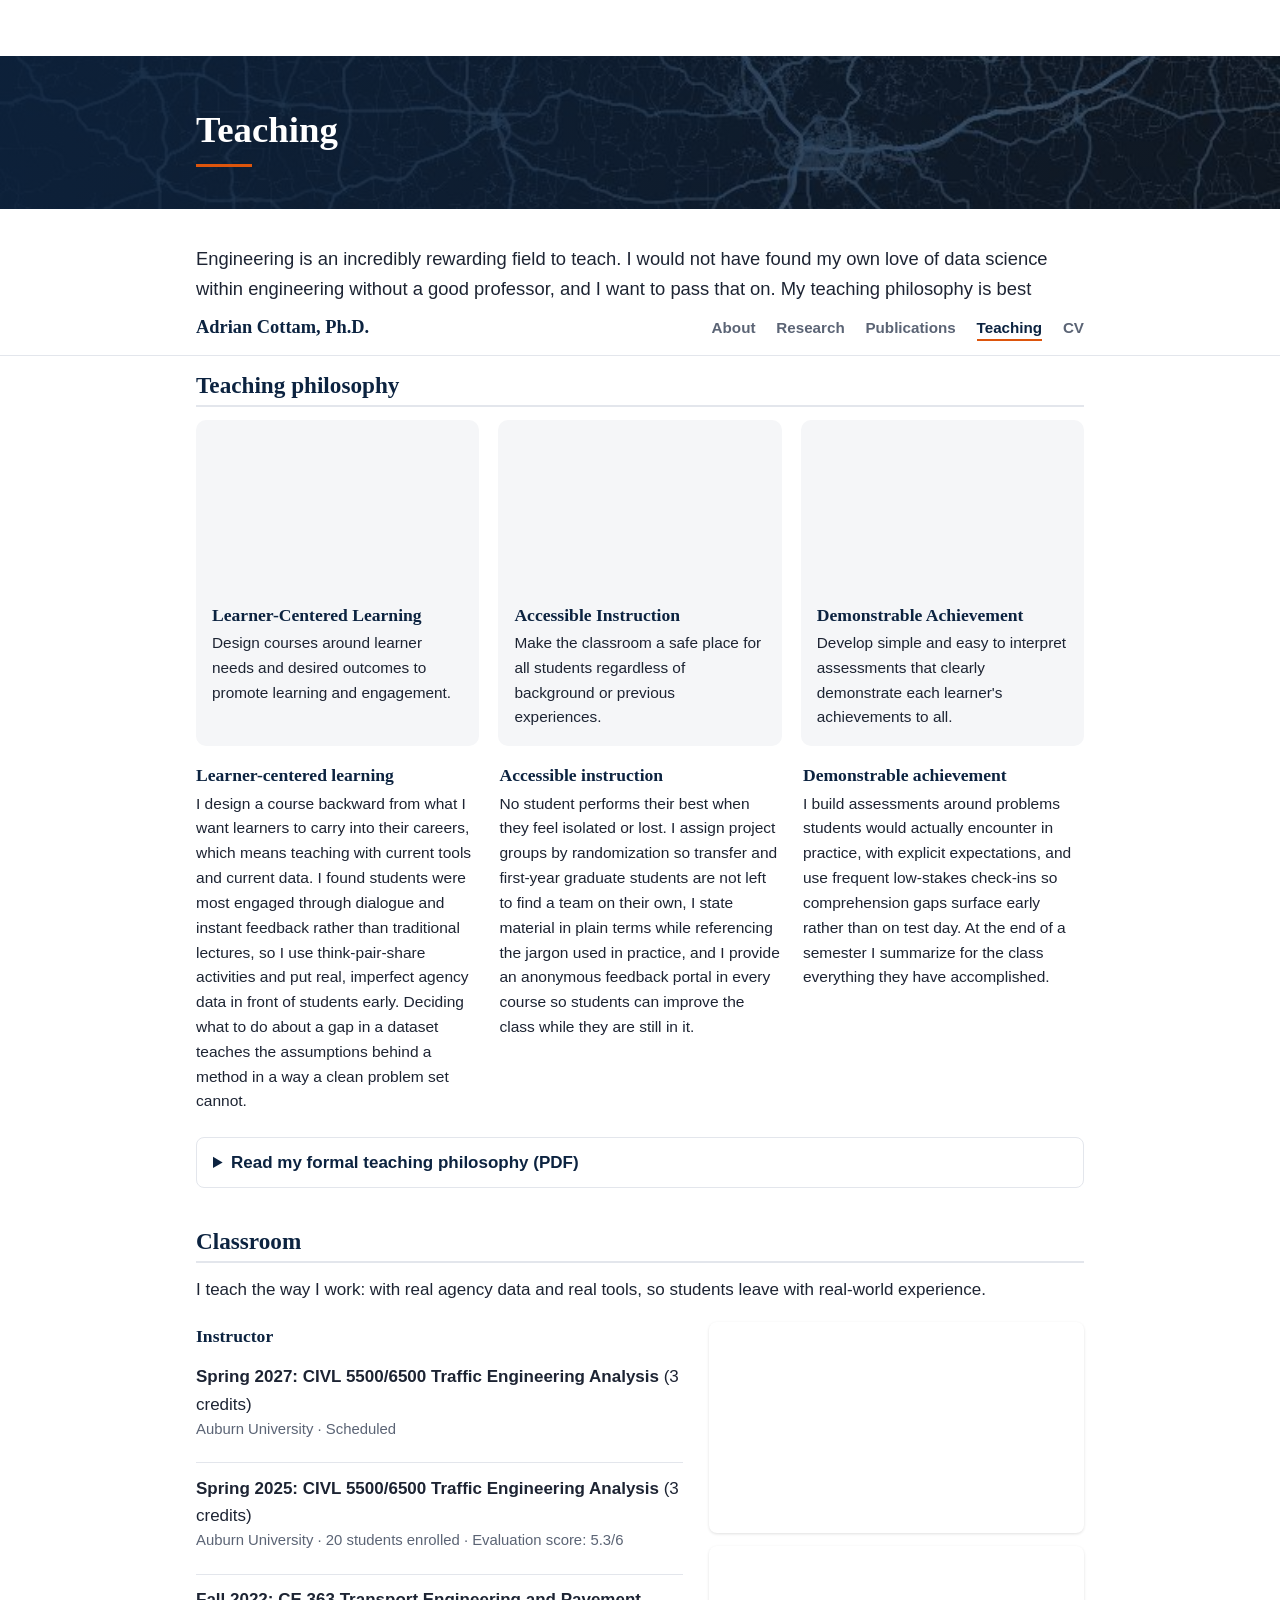
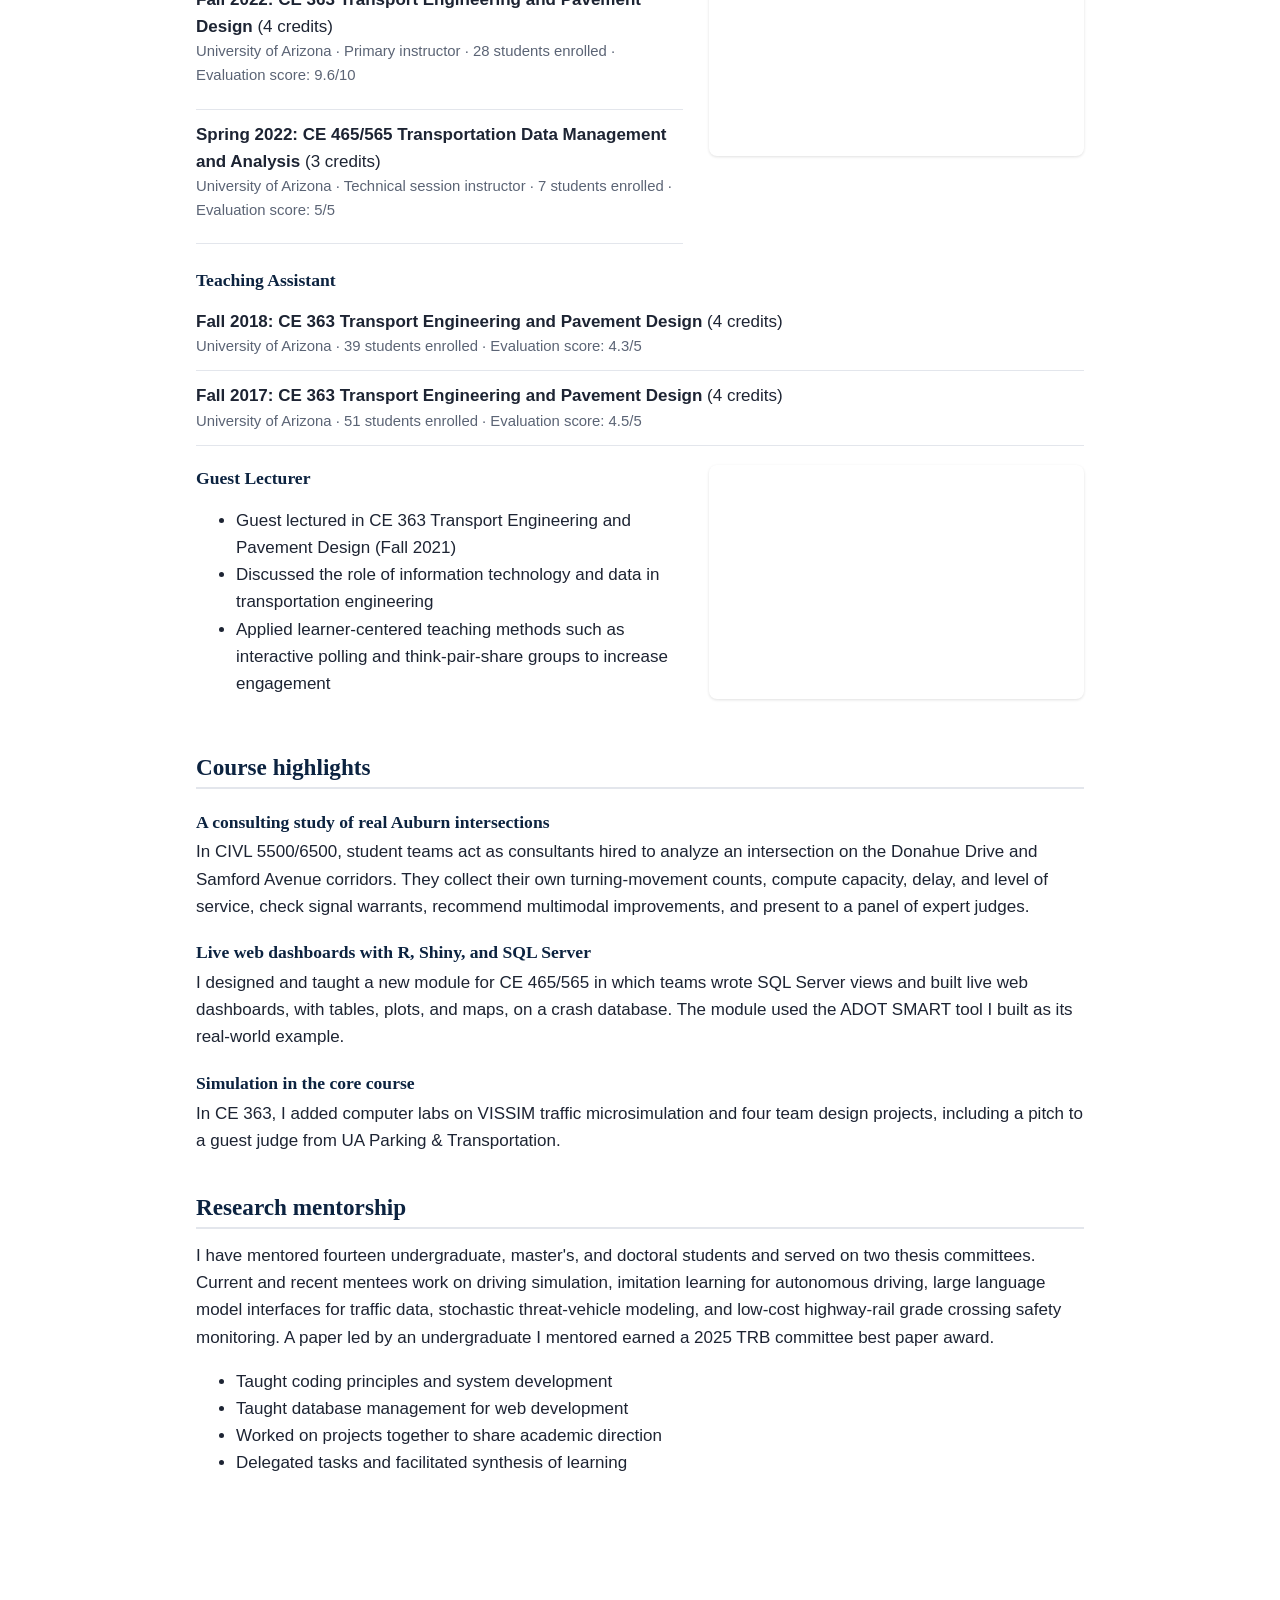
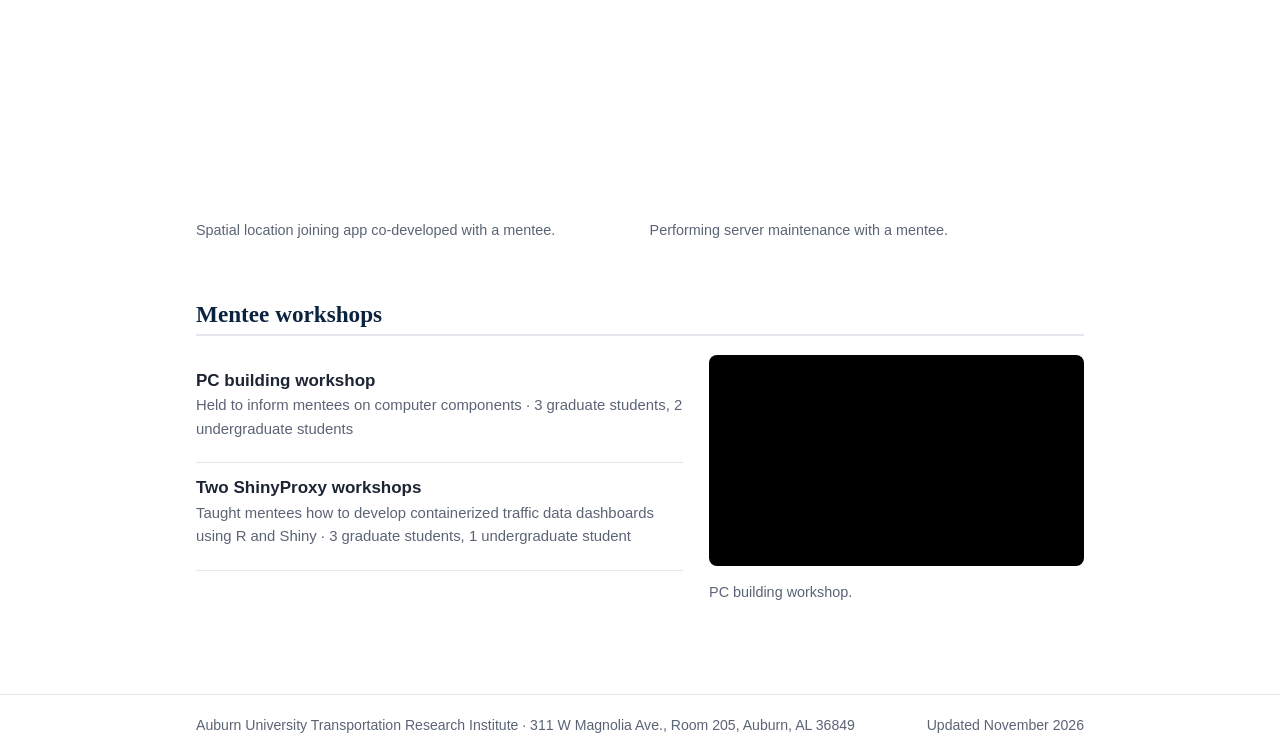
<file: teaching-philosophy.html>
<!doctype html><meta charset="utf-8"><title>Teaching | Adrian Cottam, Ph.D.</title><meta http-equiv="refresh" content="0; url=teaching.html#philosophy"><link rel="canonical" href="teaching.html"><p><a href="teaching.html#philosophy">This page moved to Teaching.</a></p>
</file>
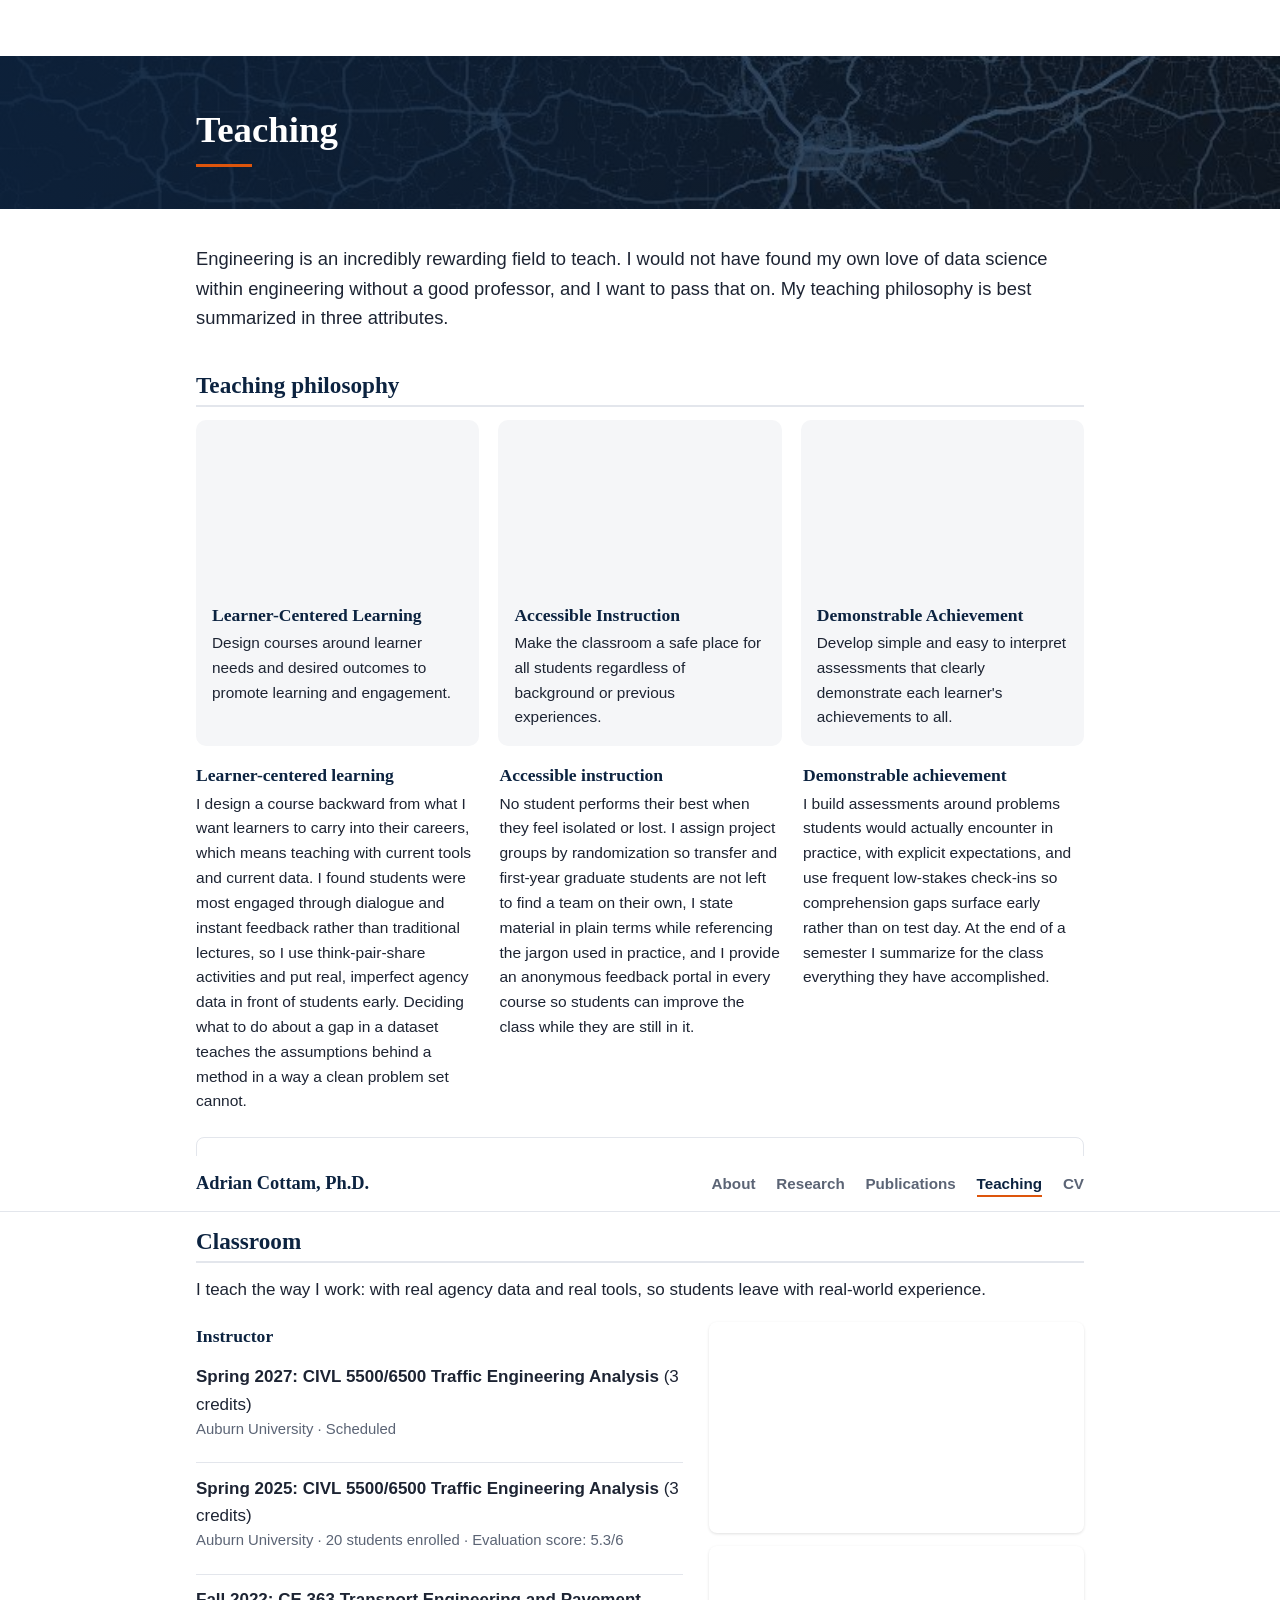
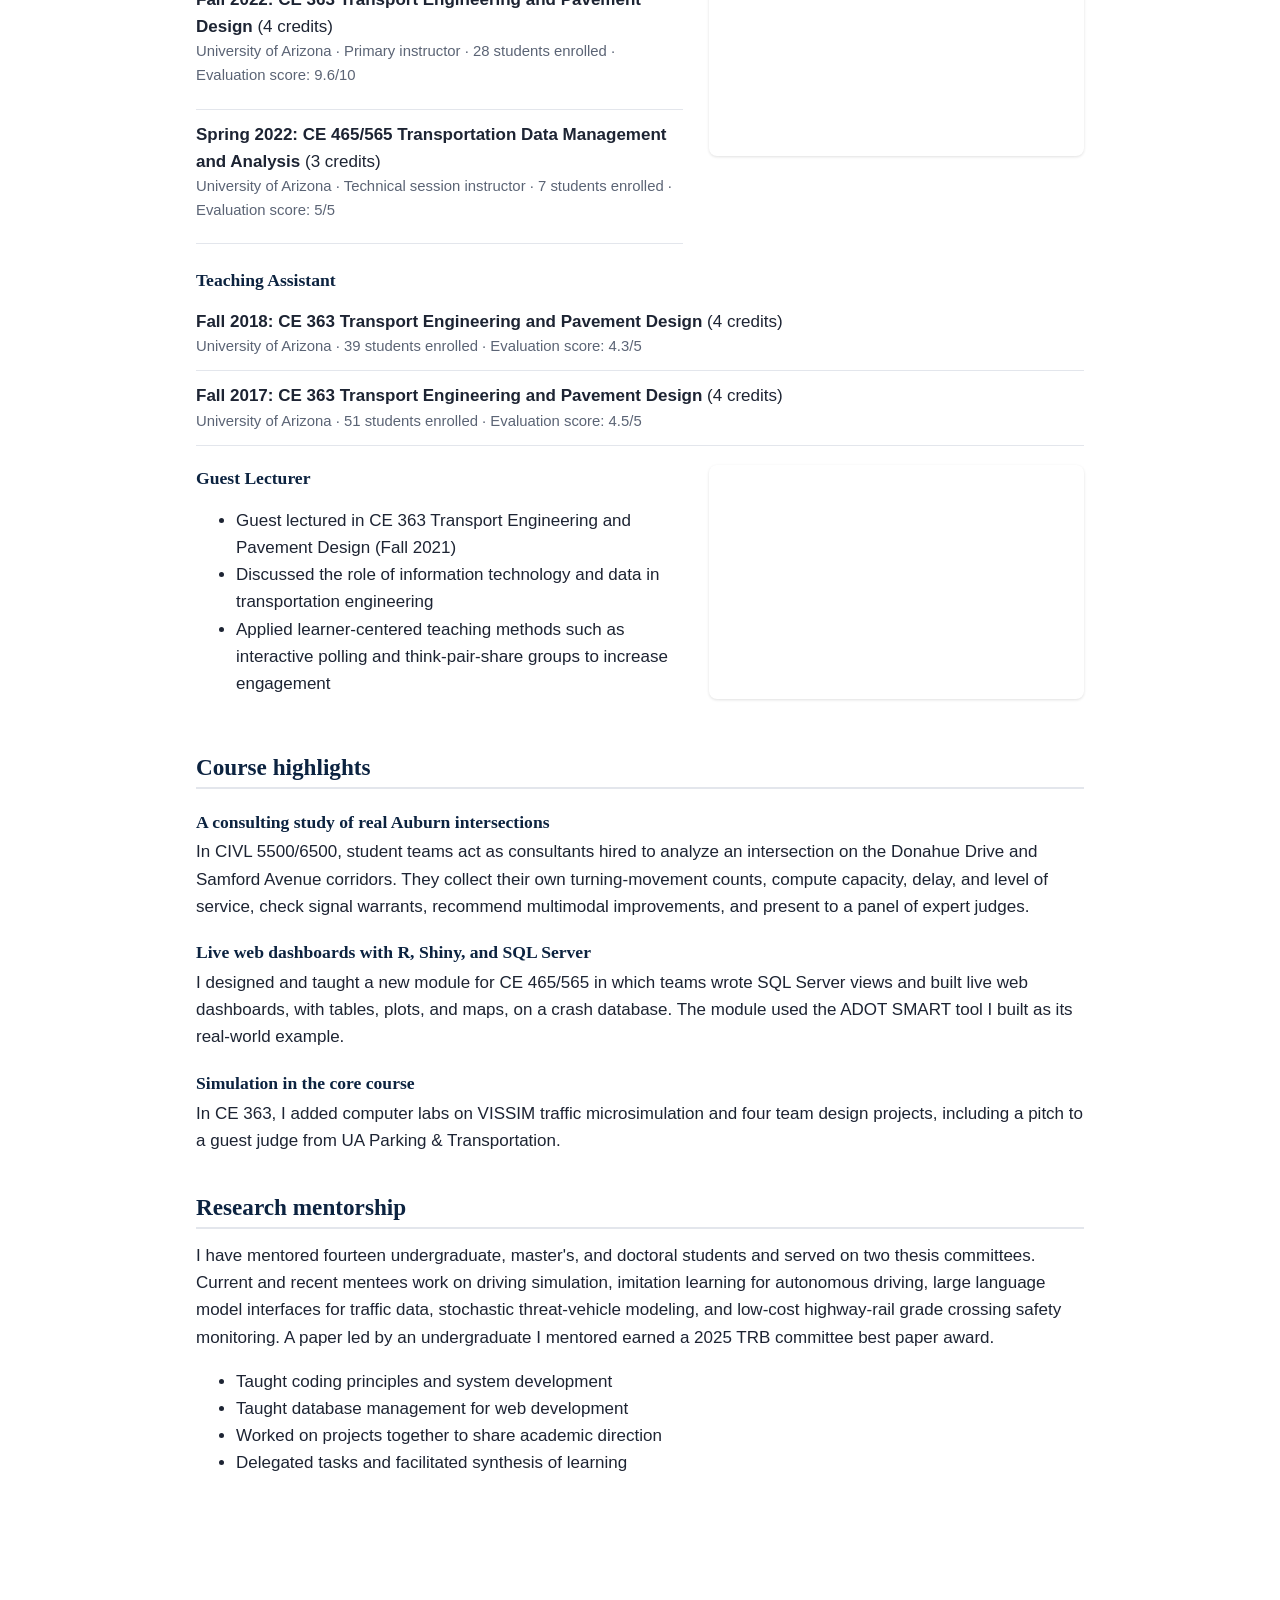
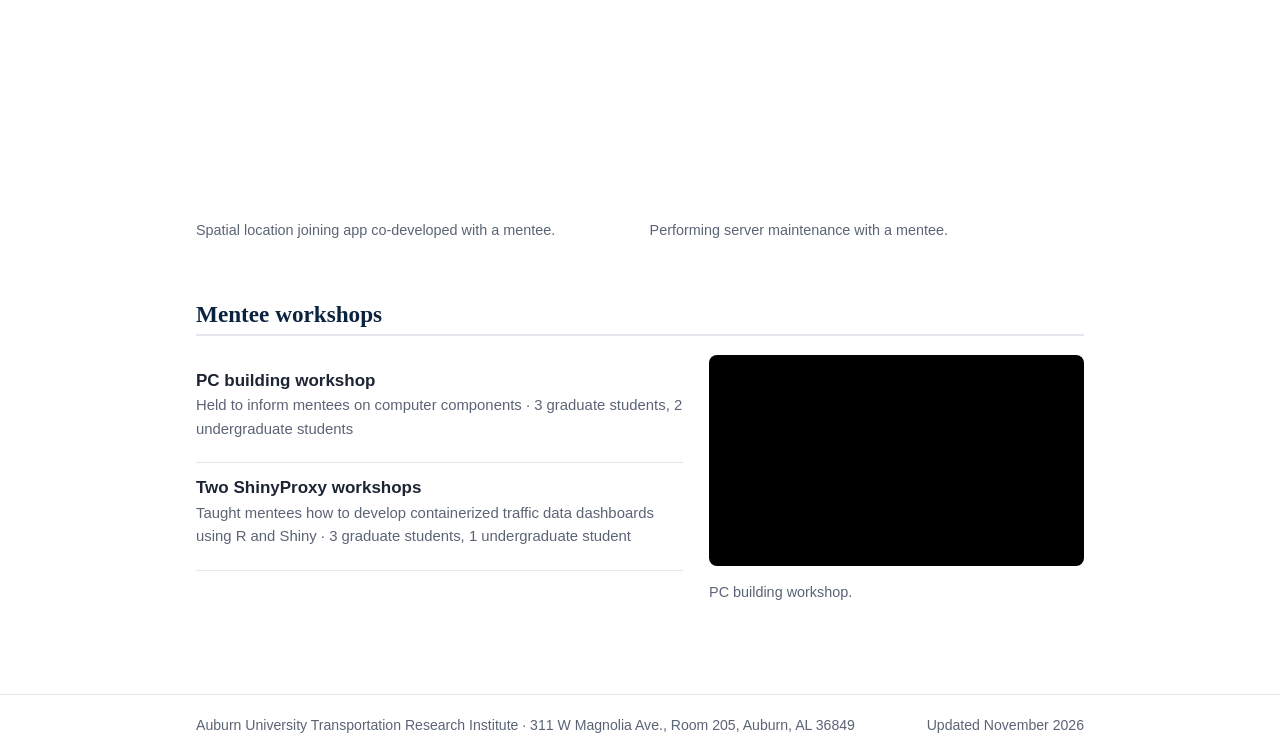
<file: teaching-practice.html>
<!doctype html><meta charset="utf-8"><title>Teaching | Adrian Cottam, Ph.D.</title><meta http-equiv="refresh" content="0; url=teaching.html#practice"><link rel="canonical" href="teaching.html"><p><a href="teaching.html#practice">This page moved to Teaching.</a></p>
</file>
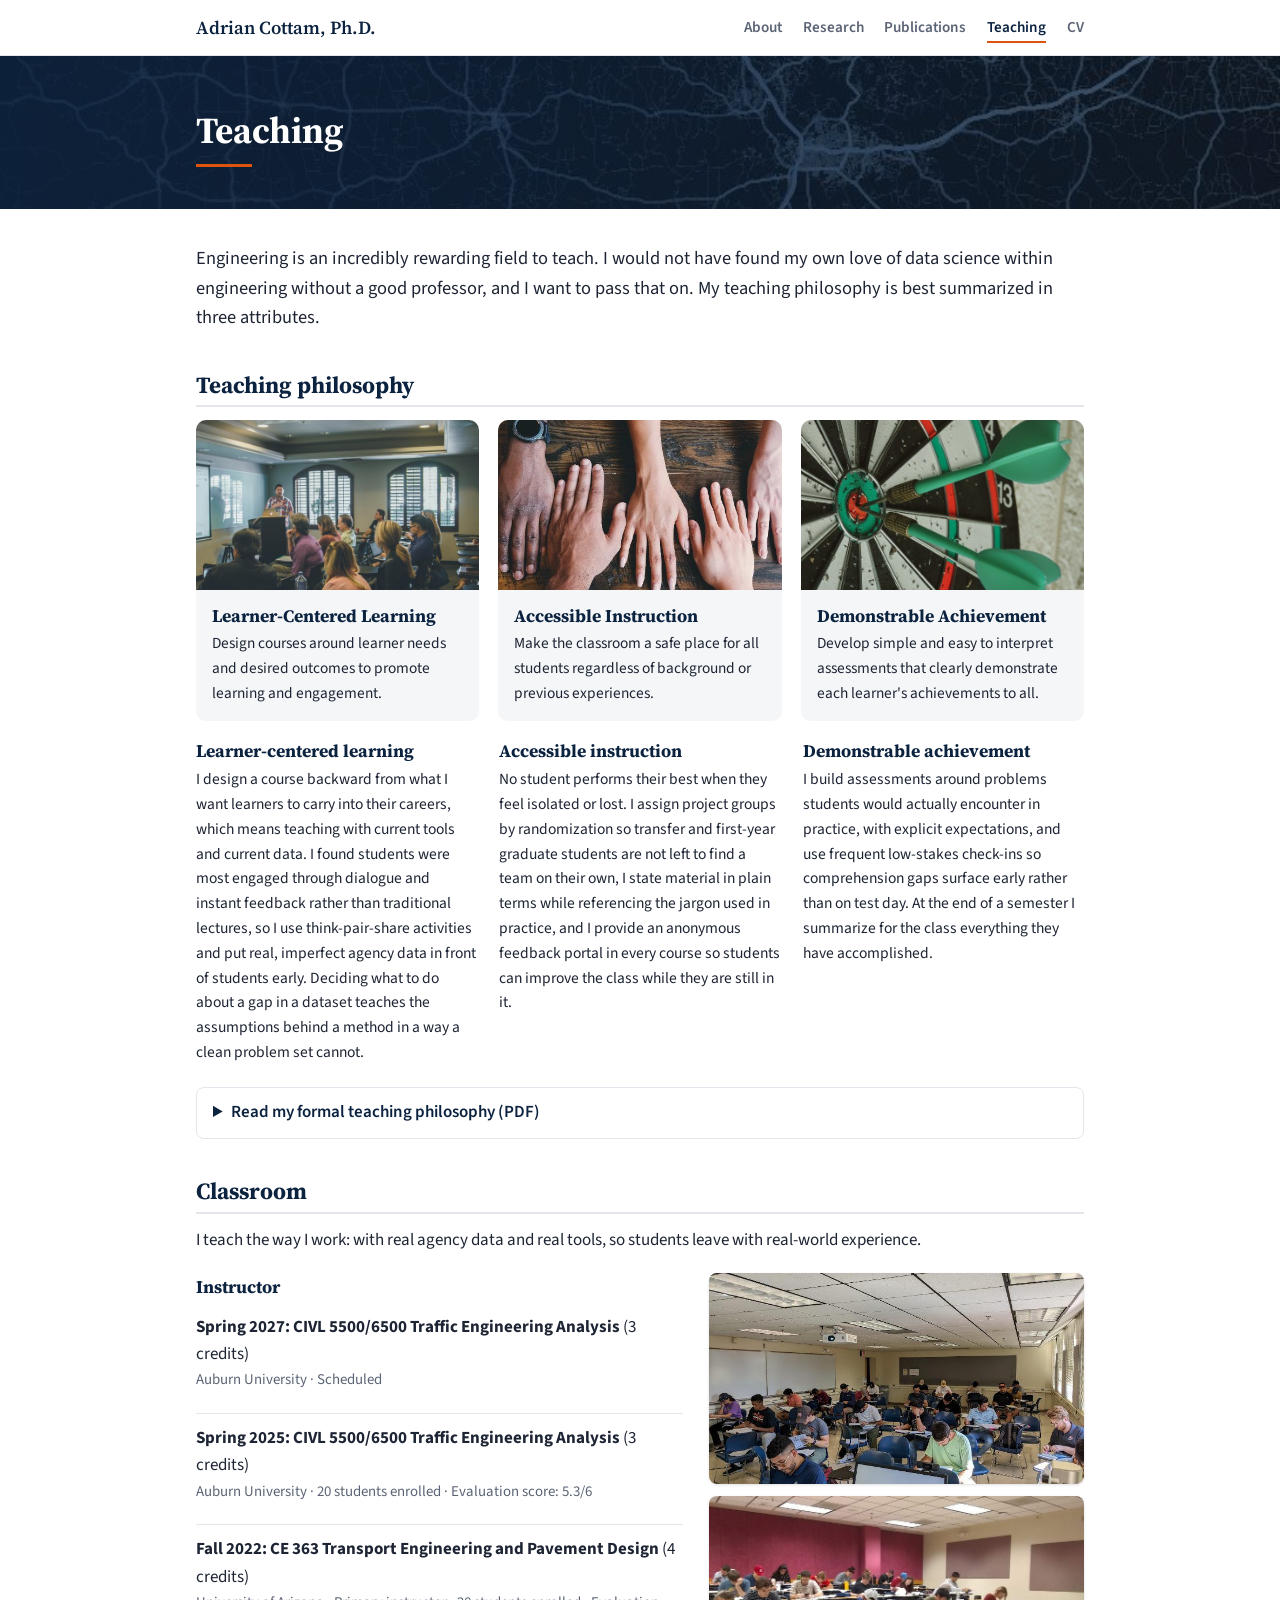
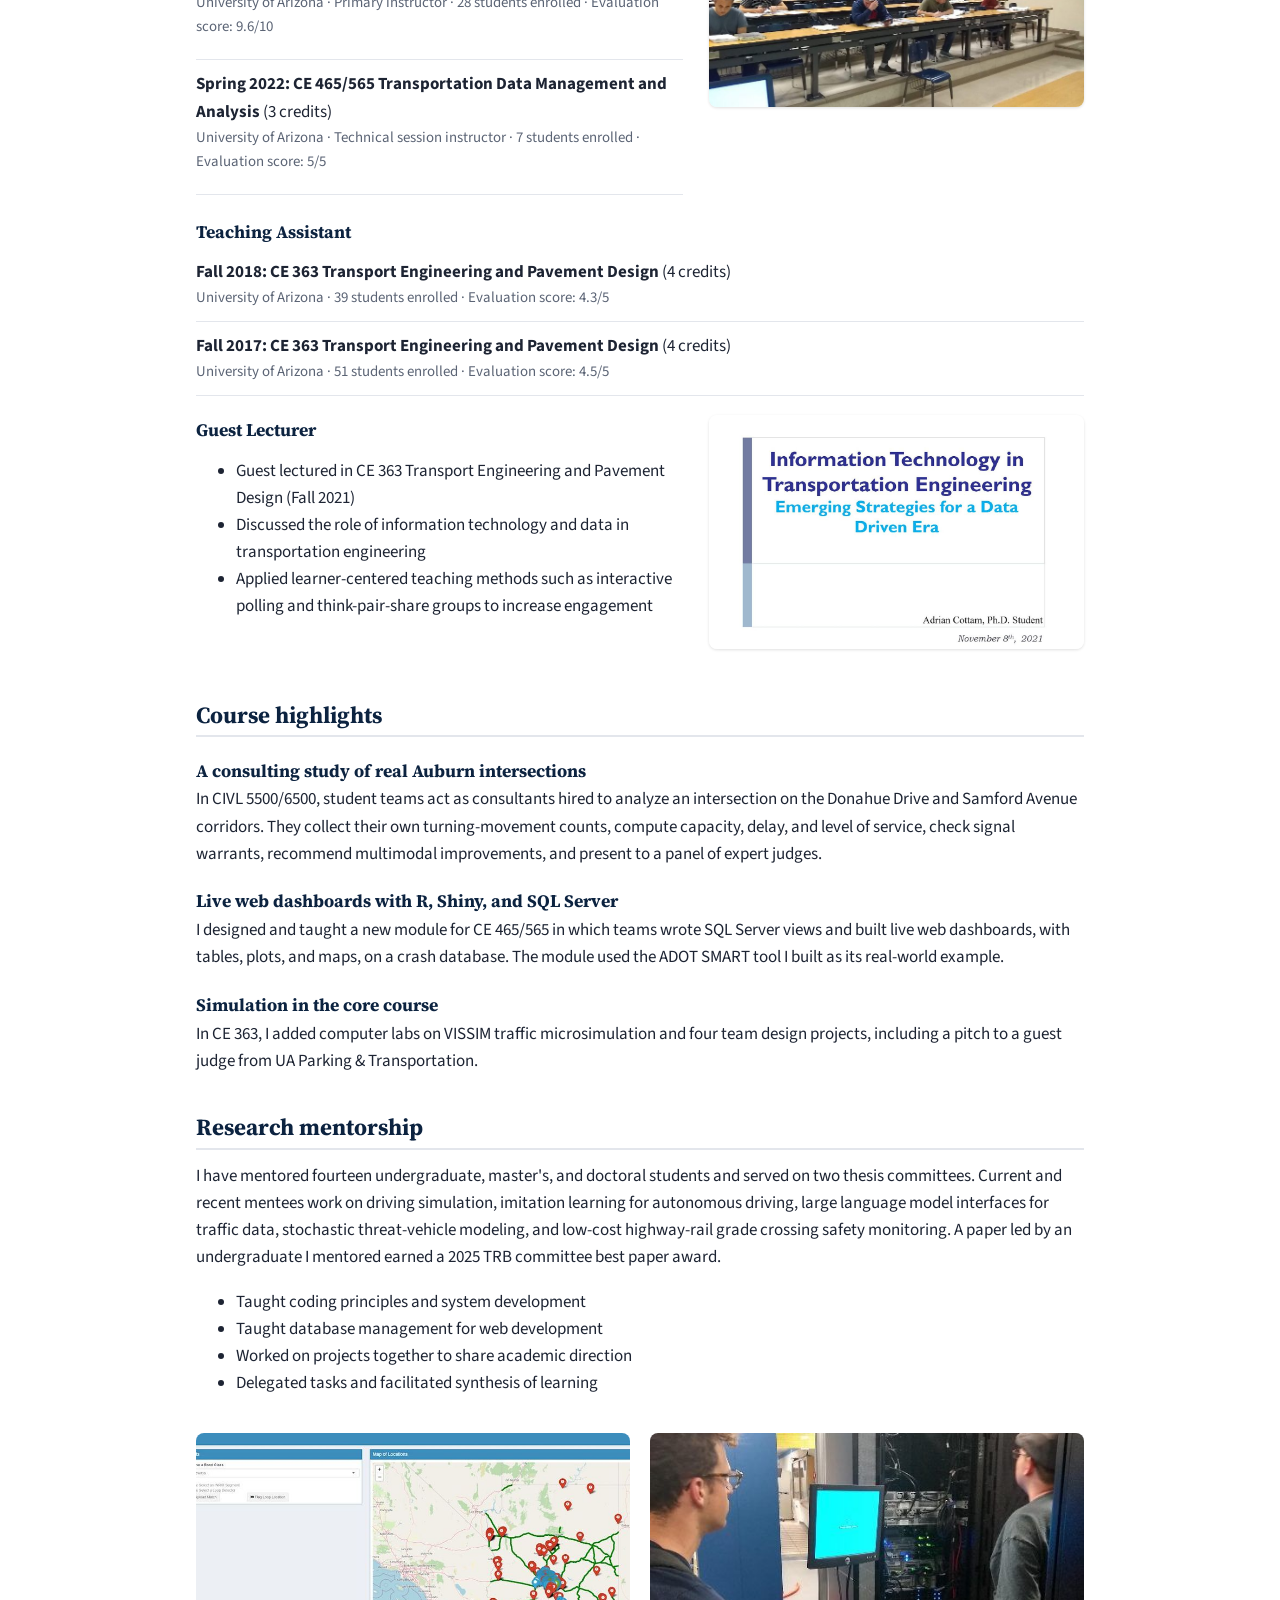
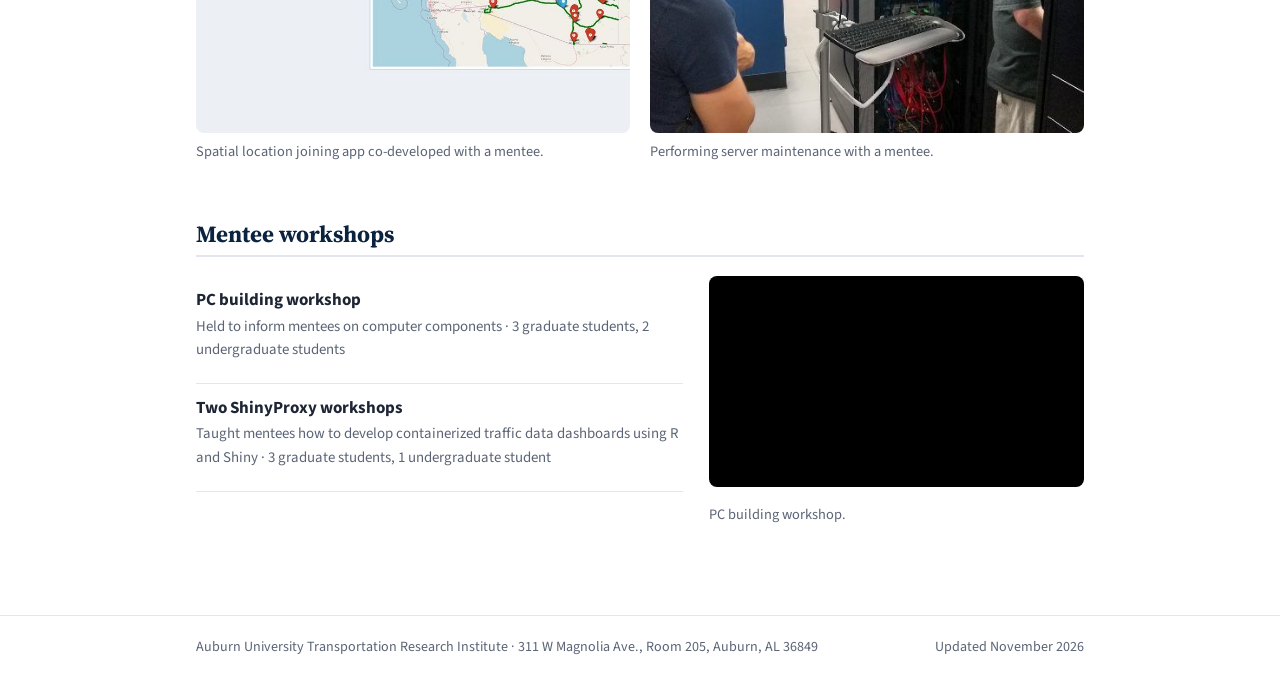
<file: teaching.html>
<!doctype html>
<html lang="en">
<head>
<meta charset="utf-8">
<meta name="viewport" content="width=device-width, initial-scale=1">
<title>Teaching | Adrian Cottam, Ph.D.</title>
<meta name="description" content="Teaching philosophy, courses taught, course highlights, and student mentorship of Adrian Cottam.">
<link rel="icon" href="assets/img/headshot-close.jpg">
<link rel="preconnect" href="https://fonts.googleapis.com">
<link rel="preconnect" href="https://fonts.gstatic.com" crossorigin>
<link href="https://fonts.googleapis.com/css2?family=Source+Sans+3:wght@400;600&family=Source+Serif+4:wght@600&display=swap" rel="stylesheet">
<link rel="stylesheet" href="style.css?v=11">
<script async src="https://www.googletagmanager.com/gtag/js?id=G-L55M8PXCBB"></script>
<script>window.dataLayer=window.dataLayer||[];function gtag(){dataLayer.push(arguments);}gtag('js',new Date());gtag('config','G-L55M8PXCBB');</script>
</head>
<body>
<header class="site-header"><div class="inner">
<a class="brand" href="index.html">Adrian Cottam, Ph.D.</a>
<nav aria-label="Main"><ul><li><a href="index.html">About</a></li><li><a href="research.html">Research</a></li><li><a href="publications.html">Publications</a></li><li><a href="teaching.html" aria-current="page">Teaching</a></li><li><a href="cv.html">CV</a></li></ul></nav>
</div></header>
<div class="banner"><div class="inner"><h1>Teaching</h1></div></div>
<main>

<p class="lede">Engineering is an incredibly rewarding field to teach. I would not have found my own love of data science within engineering without a good professor, and I want to pass that on. My teaching philosophy is best summarized in three attributes.</p>

<h2 id="philosophy">Teaching philosophy</h2>
<div class="tiles">
<div class="tile"><img src="assets/img/philosophy-learner-centered.jpg" alt="A classroom of students listening to an instructor at the front of the room." width="650" height="650" loading="lazy"><h3>Learner-Centered Learning</h3><p>Design courses around learner needs and desired outcomes to promote learning and engagement.</p></div>
<div class="tile"><img src="assets/img/philosophy-inclusivity.jpg" alt="Several hands of different people placed together on a wooden table." width="500" height="500" loading="lazy"><h3>Accessible Instruction</h3><p>Make the classroom a safe place for all students regardless of background or previous experiences.</p></div>
<div class="tile"><img src="assets/img/philosophy-achievement.jpg" alt="Three darts in the bullseye of a dartboard." width="650" height="650" loading="lazy"><h3>Demonstrable Achievement</h3><p>Develop simple and easy to interpret assessments that clearly demonstrate each learner's achievements to all.</p></div>
</div>

<div class="cols3">
<div>
<h3>Learner-centered learning</h3>
<p>I design a course backward from what I want learners to carry into their careers, which means teaching with current tools and current data. I found students were most engaged through dialogue and instant feedback rather than traditional lectures, so I use think-pair-share activities and put real, imperfect agency data in front of students early. Deciding what to do about a gap in a dataset teaches the assumptions behind a method in a way a clean problem set cannot.</p>
</div>
<div>
<h3>Accessible instruction</h3>
<p>No student performs their best when they feel isolated or lost. I assign project groups by randomization so transfer and first-year graduate students are not left to find a team on their own, I state material in plain terms while referencing the jargon used in practice, and I provide an anonymous feedback portal in every course so students can improve the class while they are still in it.</p>
</div>
<div>
<h3>Demonstrable achievement</h3>
<p>I build assessments around problems students would actually encounter in practice, with explicit expectations, and use frequent low-stakes check-ins so comprehension gaps surface early rather than on test day. At the end of a semester I summarize for the class everything they have accomplished.</p>

</div>
</div>
<details class="doc">
<summary>Read my formal teaching philosophy (PDF)</summary>
<iframe class="doc-frame" src="https://drive.google.com/file/d/1B6IgtO0U29K5cBMK9_k5NCFAFDg0G_Jk/preview" title="Formal teaching philosophy (PDF)" loading="lazy" allow="autoplay"></iframe>
</details>

<h2 id="practice">Classroom</h2>
<p>I teach the way I work: with real agency data and real tools, so students leave with real-world experience.</p>
<div class="project">
<div class="project-text">
<h3>Instructor</h3>
<ul class="entries">
<li><strong>Spring 2027: CIVL 5500/6500 Traffic Engineering Analysis</strong> (3 credits)<div class="meta">Auburn University · Scheduled</div></li>
<li><strong>Spring 2025: CIVL 5500/6500 Traffic Engineering Analysis</strong> (3 credits)<div class="meta">Auburn University · 20 students enrolled · Evaluation score: 5.3/6</div></li>
<li><strong>Fall 2022: CE 363 Transport Engineering and Pavement Design</strong> (4 credits)<div class="meta">University of Arizona · Primary instructor · 28 students enrolled · Evaluation score: 9.6/10</div></li>
<li><strong>Spring 2022: CE 465/565 Transportation Data Management and Analysis</strong> (3 credits)<div class="meta">University of Arizona · Technical session instructor · 7 students enrolled · Evaluation score: 5/5</div></li>
</ul>
</div>
<div class="project-img stack"><figure><img src="assets/img/classroom-1.jpg" alt="Students working at desks in a large classroom." width="650" height="365" loading="lazy"></figure><figure><img src="assets/img/classroom-2.jpg" alt="Students seated in rows in a lecture classroom." width="800" height="449" loading="lazy"></figure></div>
</div>

<h3>Teaching Assistant</h3>
<ul class="entries">
<li><strong>Fall 2018: CE 363 Transport Engineering and Pavement Design</strong> (4 credits)<div class="meta">University of Arizona · 39 students enrolled · Evaluation score: 4.3/5</div></li>
<li><strong>Fall 2017: CE 363 Transport Engineering and Pavement Design</strong> (4 credits)<div class="meta">University of Arizona · 51 students enrolled · Evaluation score: 4.5/5</div></li>
</ul>

<div class="project">
<div class="project-text">
<h3>Guest Lecturer</h3>
<ul>
<li>Guest lectured in CE 363 Transport Engineering and Pavement Design (Fall 2021)</li>
<li>Discussed the role of information technology and data in transportation engineering</li>
<li>Applied learner-centered teaching methods such as interactive polling and think-pair-share groups to increase engagement</li>
</ul>
</div>
<div class="project-img"><figure><img src="assets/img/guest-lecture-2021.jpg" alt="Title slide reading &#x27;Information Technology in Transportation Engineering: Emerging Strategies for a Data Driven Era&#x27;, Adrian Cottam, November 8, 2021." width="1200" height="749" loading="lazy"></figure></div>
</div>

<h2>Course highlights</h2>
<h3>A consulting study of real Auburn intersections</h3>
<p>In CIVL 5500/6500, student teams act as consultants hired to analyze an intersection on the Donahue Drive and Samford Avenue corridors. They collect their own turning-movement counts, compute capacity, delay, and level of service, check signal warrants, recommend multimodal improvements, and present to a panel of expert judges.</p>
<h3>Live web dashboards with R, Shiny, and SQL Server</h3>
<p>I designed and taught a new module for CE 465/565 in which teams wrote SQL Server views and built live web dashboards, with tables, plots, and maps, on a crash database. The module used the ADOT SMART tool I built as its real-world example.</p>
<h3>Simulation in the core course</h3>
<p>In CE 363, I added computer labs on VISSIM traffic microsimulation and four team design projects, including a pitch to a guest judge from UA Parking &amp; Transportation.</p>

<h2>Research mentorship</h2>
<p>I have mentored fourteen undergraduate, master's, and doctoral students and served on two thesis committees. Current and recent mentees work on driving simulation, imitation learning for autonomous driving, large language model interfaces for traffic data, stochastic threat-vehicle modeling, and low-cost highway-rail grade crossing safety monitoring. A paper led by an undergraduate I mentored earned a 2025 TRB committee best paper award.</p>
<ul>
<li>Taught coding principles and system development</li>
<li>Taught database management for web development</li>
<li>Worked on projects together to share academic direction</li>
<li>Delegated tasks and facilitated synthesis of learning</li>
</ul>
<div class="duo even">
<figure><img src="assets/img/mentee-spatial-app.jpg" alt="Screenshot of a web app with a map of Arizona and joined spatial locations." width="1200" height="552" loading="lazy"><figcaption>Spatial location joining app co-developed with a mentee.</figcaption></figure>
<figure><img src="assets/img/mentee-server-maintenance.jpg" alt="Two people working on a server rack in a data center." width="500" height="654" loading="lazy"><figcaption>Performing server maintenance with a mentee.</figcaption></figure>
</div>

<h2>Mentee workshops</h2>
<div class="project">
<div class="project-text">
<ul class="entries">
<li><strong>PC building workshop</strong><div class="meta">Held to inform mentees on computer components · 3 graduate students, 2 undergraduate students</div></li>
<li><strong>Two ShinyProxy workshops</strong><div class="meta">Taught mentees how to develop containerized traffic data dashboards using R and Shiny · 3 graduate students, 1 undergraduate student</div></li>
</ul>
</div>
<div class="project-img"><iframe class="video" src="https://drive.google.com/file/d/1ReY0DEsuzrdh2YeiEhA9BbdZEXE2_4ge/preview" title="PC building workshop video" loading="lazy" allow="autoplay; fullscreen" allowfullscreen></iframe><p class="caption">PC building workshop.</p></div>
</div>

</main>
<footer class="site-footer"><div class="inner">
<span>Auburn University Transportation Research Institute · 311 W Magnolia Ave., Room 205, Auburn, AL 36849</span>
<span>Updated November 2026</span>
</div></footer>
</body>
</html>
</file>
<file: style.css>
:root {
  --navy: #0c2340;
  --orange: #dd550c;
  --ink: #1d2433;
  --muted: #5b6475;
  --line: #e3e6ec;
  --bg: #ffffff;
  --soft: #f5f6f8;
  --max: 920px;
}
* { box-sizing: border-box; }
html { -webkit-text-size-adjust: 100%; }
body {
  margin: 0;
  background: var(--bg);
  color: var(--ink);
  font-family: "Source Sans 3", -apple-system, "Segoe UI", Roboto, Helvetica, Arial, sans-serif;
  font-size: 17px;
  line-height: 1.6;
}
a { color: var(--navy); text-decoration-color: rgba(12,35,64,.35); text-underline-offset: 2px; }
a:hover { color: var(--orange); text-decoration-color: currentColor; }
h1, h2, h3 { font-family: "Source Serif 4", Georgia, serif; color: var(--navy); line-height: 1.25; }
h1 { font-size: 2.1rem; margin: 0 0 .25rem; }
h2 { font-size: 1.45rem; margin: 2.4rem 0 .8rem; padding-bottom: .35rem; border-bottom: 2px solid var(--line); }
h3 { font-size: 1.1rem; margin: 1.4rem 0 .3rem; }
p { margin: 0 0 1rem; }

/* header */
.site-header { border-bottom: 1px solid var(--line); background: #fff; position: sticky; top: 0; z-index: 10; }
.site-header .inner { max-width: var(--max); margin: 0 auto; padding: .8rem 16px; display: flex; align-items: center; justify-content: space-between; gap: 1rem; flex-wrap: wrap; }
.brand { font-family: "Source Serif 4", Georgia, serif; font-weight: 600; font-size: 1.15rem; color: var(--navy); text-decoration: none; }
.brand:hover { color: var(--navy); }
nav ul { list-style: none; margin: 0; padding: 0; display: flex; gap: 1.3rem; flex-wrap: wrap; }
nav a { text-decoration: none; color: var(--muted); font-weight: 600; font-size: .95rem; padding: .2rem 0; border-bottom: 2px solid transparent; }
nav a:hover, nav a[aria-current="page"] { color: var(--navy); border-bottom-color: var(--orange); }

main { max-width: var(--max); margin: 0 auto; padding: 2.2rem 16px 3rem; }

/* home hero */
.hero { display: grid; grid-template-columns: 1fr; gap: 1.2rem; }
.hero .role { color: var(--muted); font-size: 1.05rem; margin-bottom: 1.2rem; }
.lede { font-size: 1.15rem; }
.contact-line { display: flex; flex-wrap: wrap; gap: .4rem 1.2rem; font-size: .95rem; color: var(--muted); margin-top: .4rem; }
.contact-line a { font-weight: 600; }

/* cards */
.areas { display: grid; grid-template-columns: repeat(auto-fit, minmax(240px, 1fr)); gap: 1rem; margin-top: 1rem; }
.card { background: var(--soft); border-radius: 8px; padding: 1.1rem 1.2rem; border-top: 3px solid var(--orange); }
.card h3 { margin-top: 0; }
.card p { margin: 0; font-size: .97rem; color: var(--ink); }

/* stats */
.stats { display: grid; grid-template-columns: repeat(auto-fit, minmax(150px, 1fr)); gap: 1rem; margin: 1.5rem 0 .5rem; }
.stat { border-left: 3px solid var(--navy); padding: .2rem 0 .2rem .8rem; }
.stat b { display: block; font-family: "Source Serif 4", Georgia, serif; font-size: 1.6rem; color: var(--navy); line-height: 1.2; }
.stat span { font-size: .9rem; color: var(--muted); }

/* lists */
.news { list-style: none; padding: 0; margin: 0; }
.news li { display: grid; grid-template-columns: 6.5rem 1fr; gap: 1rem; padding: .55rem 0; border-bottom: 1px solid var(--line); }
.news time { color: var(--muted); font-size: .92rem; font-variant-numeric: tabular-nums; }
.entries { list-style: none; padding: 0; margin: 0; }
.entries li { padding: .7rem 0; border-bottom: 1px solid var(--line); }
.entries .meta { color: var(--muted); font-size: .93rem; }
.pubs { padding-left: 1.4rem; margin: 0; }
.pubs li { margin-bottom: .8rem; }
.pubs .venue { font-style: italic; }
.pubs .award { display: inline-block; margin-top: .2rem; font-size: .85rem; font-weight: 600; color: var(--orange); }
.me { font-weight: 600; }

figure { margin: 1.2rem 0; }
figure img { width: 100%; height: auto; border-radius: 8px; display: block; }
figcaption { font-size: .9rem; color: var(--muted); margin-top: .4rem; }

table { width: 100%; border-collapse: collapse; font-size: .95rem; }
th, td { text-align: left; padding: .55rem .5rem; border-bottom: 1px solid var(--line); vertical-align: top; }
th { color: var(--muted); font-weight: 600; font-size: .85rem; text-transform: uppercase; letter-spacing: .03em; }
.table-wrap { overflow-x: auto; }

.button { display: inline-block; background: var(--navy); color: #fff; text-decoration: none; padding: .55rem 1rem; border-radius: 6px; font-weight: 600; }
.button:hover { background: var(--orange); color: #fff; }
.cv-frame { width: 100%; height: 80vh; border: 1px solid var(--line); border-radius: 8px; margin-top: 1rem; }

.site-footer { border-top: 1px solid var(--line); color: var(--muted); font-size: .88rem; }
.site-footer .inner { max-width: var(--max); margin: 0 auto; padding: 1.2rem 16px; display: flex; justify-content: space-between; flex-wrap: wrap; gap: .5rem; }

@media (max-width: 600px) {
  body { font-size: 16px; }
  h1 { font-size: 1.75rem; }
  .news li { grid-template-columns: 1fr; gap: .1rem; }
  nav ul { gap: .9rem; }
  .courses th:nth-child(3), .courses td:nth-child(3) { display: none; }
  table { font-size: .9rem; }
}

/* ---- banner (from the old site's road-network header) ---- */
.banner { background: #0b1220 url("assets/img/banner-network.jpg") center/cover no-repeat; position: relative; }
.banner::before { content: ""; position: absolute; inset: 0; background: linear-gradient(90deg, rgba(12,35,64,.85), rgba(12,35,64,.35)); }
.banner .inner { position: relative; max-width: var(--max); margin: 0 auto; padding: 3.2rem 16px 2.6rem; }
.banner h1 { color: #fff; margin: 0; font-size: 2.3rem; }
.banner h1::after { content: ""; display: block; width: 56px; height: 3px; background: var(--orange); margin-top: .7rem; }

/* ---- about intro ---- */
.intro { display: grid; grid-template-columns: 260px 1fr; gap: 2rem; align-items: start; }
.intro-photo img { width: 100%; height: auto; border-radius: 10px; display: block; }
.intro .name { margin: 0 0 .2rem; border: 0; padding: 0; font-size: 1.8rem; }
.intro .role { color: var(--muted); margin-bottom: 1rem; }
.buttons { display: flex; flex-wrap: wrap; gap: .6rem; }
.button.ghost { background: transparent; color: var(--navy); border: 2px solid var(--navy); padding: calc(.55rem - 2px) calc(1rem - 2px); }
.button.ghost:hover { background: var(--navy); color: #fff; }

/* ---- image tiles (skills, philosophy) ---- */
.tiles { display: grid; grid-template-columns: repeat(auto-fit, minmax(220px, 1fr)); gap: 1.2rem; }
.tile { background: var(--soft); border-radius: 10px; overflow: hidden; }
.tile img { width: 100%; height: 170px; object-fit: cover; display: block; }
.tile h3 { margin: .9rem 1rem .3rem; }
.tile p, .tile ul { margin: 0 1rem 1rem; font-size: .96rem; }
.tile ul { padding-left: 1.1rem; }

/* ---- projects with side image ---- */
.project { display: grid; grid-template-columns: 1.3fr 1fr; gap: 1.6rem; align-items: start; margin: 1.2rem 0 1.6rem; }
.project h3 { margin-top: .2rem; }
.project .meta { color: var(--muted); font-size: .93rem; margin-bottom: .6rem; }
.project-img figure { margin: 0 0 .8rem; }
.project-img img { box-shadow: 0 1px 3px rgba(0,0,0,.12); }
.duo { display: grid; grid-template-columns: 1fr 1fr; gap: 1.2rem; align-items: start; }

/* ---- gallery ---- */
.gallery { display: grid; grid-template-columns: repeat(auto-fill, minmax(200px, 1fr)); gap: .6rem; }
.gallery a { display: block; border-radius: 6px; overflow: hidden; }
.gallery img { width: 100%; height: 170px; object-fit: cover; display: block; transition: transform .2s; }
.gallery a:hover img { transform: scale(1.04); }

/* ---- embeds ---- */
.contact { display: grid; grid-template-columns: 1fr 1fr; gap: 1.5rem; align-items: start; }
.map { width: 100%; height: 280px; border: 0; border-radius: 8px; }
.doc-frame { width: 100%; height: 85vh; border: 1px solid var(--line); border-radius: 8px; }
.video { width: 100%; aspect-ratio: 16 / 9; border: 0; border-radius: 8px; background: #000; }
.caption { font-size: .9rem; color: var(--muted); margin-top: .4rem; }

@media (max-width: 720px) {
  .intro { grid-template-columns: 1fr; }
  .intro-photo { max-width: 240px; }
  .project, .duo, .contact { grid-template-columns: 1fr; }
  .banner h1 { font-size: 1.8rem; }
  .banner .inner { padding: 2.2rem 16px 1.8rem; }
  .gallery { grid-template-columns: repeat(2, 1fr); }
  .gallery img { height: 130px; }
}
figure.narrow { max-width: 640px; }

/* ---- v3 layout tidy ---- */
/* skills as chips */
.tiles.skills .tile img { height: 130px; }
.chips { display: flex; flex-wrap: wrap; gap: .4rem; margin: .2rem 1rem 1.1rem; }
.chips span { background: #fff; border: 1px solid var(--line); border-radius: 999px; padding: .15rem .65rem; font-size: .86rem; color: var(--ink); white-space: nowrap; }

/* research areas */
.areas2 { margin-top: .4rem; }
.area { background: var(--soft); border-radius: 10px; padding: 1rem 1.2rem; border-top: 3px solid var(--orange); }
.area h3 { margin-top: .2rem; }
.area p { margin: 0; font-size: .97rem; }
.area-wide { margin: 1rem 0 1.2rem; }
.area-wide .project-img figure { margin: 0; }

/* funded projects */
.grants { display: grid; grid-template-columns: repeat(auto-fill, minmax(260px, 1fr)); gap: 1rem; }
.grant { border: 1px solid var(--line); border-radius: 10px; padding: 1rem 1.1rem; background: #fff; }
.grant .amt { font-family: "Source Serif 4", Georgia, serif; font-size: 1.45rem; color: var(--orange); font-weight: 600; line-height: 1.2; margin-bottom: .3rem; }
.grant strong { display: block; color: var(--navy); line-height: 1.35; margin-bottom: .4rem; }
.grant .meta { color: var(--muted); font-size: .88rem; }

/* two columns */
.cols2 { display: grid; grid-template-columns: 1fr 1fr; gap: 2rem; }
.cols2 h2 { margin-top: 2.4rem; }

/* carousel */
.carousel { position: relative; background: #0b1220; border-radius: 10px; overflow: hidden; }
.track { display: flex; overflow-x: auto; scroll-snap-type: x mandatory; scrollbar-width: none; outline: none; }
.track::-webkit-scrollbar { display: none; }
.track:focus-visible { box-shadow: inset 0 0 0 3px var(--orange); }
.slide { flex: 0 0 100%; scroll-snap-align: center; height: 480px; display: flex; align-items: center; justify-content: center; }
.slide img { max-width: 100%; max-height: 100%; width: auto; height: auto; object-fit: contain; display: block; }
.nav { position: absolute; top: 50%; transform: translateY(-50%); width: 44px; height: 44px; border-radius: 50%; border: 0; background: rgba(255,255,255,.88); color: var(--navy); font-size: 1.9rem; line-height: 1; cursor: pointer; display: flex; align-items: center; justify-content: center; padding-bottom: 4px; }
.nav:hover { background: #fff; color: var(--orange); }
.nav.prev { left: 12px; } .nav.next { right: 12px; }
.count { position: absolute; right: 12px; bottom: 10px; background: rgba(0,0,0,.55); color: #fff; font-size: .82rem; padding: .1rem .55rem; border-radius: 999px; }
.thumbs { display: flex; gap: .4rem; overflow-x: auto; padding: .6rem 0 .2rem; }
.thumb { flex: 0 0 auto; border: 2px solid transparent; border-radius: 6px; padding: 0; background: none; cursor: pointer; opacity: .6; }
.thumb img { width: 76px; height: 54px; object-fit: cover; border-radius: 4px; display: block; }
.thumb.on, .thumb:hover { opacity: 1; border-color: var(--orange); }

/* even photo pairs */
.duo.even img { height: 300px; object-fit: cover; }

@media (max-width: 720px) {
  .cols2 { grid-template-columns: 1fr; gap: 0; }
  .slide { height: 300px; }
  .nav { width: 36px; height: 36px; font-size: 1.5rem; }
  .duo.even img { height: 240px; }
}

/* merged teaching page */
.cols3 { display: grid; grid-template-columns: repeat(3, 1fr); gap: 1.4rem; margin-top: .6rem; }
.cols3 h3 { margin-top: .6rem; }
.cols3 p { font-size: .97rem; }
details.doc { margin: .4rem 0 1rem; border: 1px solid var(--line); border-radius: 8px; padding: .7rem 1rem; }
details.doc summary { cursor: pointer; font-weight: 600; color: var(--navy); }
details.doc[open] summary { margin-bottom: .8rem; }
[id] { scroll-margin-top: 70px; }
@media (max-width: 720px) { .cols3 { grid-template-columns: 1fr; gap: 0; } }

/* research projects as expandable rows */
.hint { color: var(--muted); font-size: .92rem; margin-top: -.3rem; }
details.proj { border: 1px solid var(--line); border-radius: 10px; margin: .7rem 0; background: #fff; transition: box-shadow .15s; }
details.proj:hover { box-shadow: 0 2px 8px rgba(12,35,64,.08); }
details.proj > summary { list-style: none; cursor: pointer; padding: .9rem 3rem .9rem 1.1rem; position: relative; display: flex; flex-direction: column; gap: .15rem; }
details.proj > summary::-webkit-details-marker { display: none; }
details.proj > summary::after { content: ""; position: absolute; right: 1.2rem; top: 50%; width: 10px; height: 10px; border-right: 2px solid var(--orange); border-bottom: 2px solid var(--orange); transform: translateY(-70%) rotate(45deg); transition: transform .2s; }
details.proj[open] > summary::after { transform: translateY(-30%) rotate(-135deg); }
details.proj > summary:focus-visible { outline: 3px solid var(--orange); outline-offset: 2px; border-radius: 10px; }
.proj-title { font-family: "Source Serif 4", Georgia, serif; font-weight: 600; color: var(--navy); font-size: 1.08rem; }
.proj-meta { color: var(--muted); font-size: .9rem; }
details.proj .project { margin: 0; padding: .2rem 1.1rem 1.1rem; border-top: 1px solid var(--line); padding-top: 1rem; }

/* project status badges */
details.proj > summary { padding-right: 7.5rem; }
.badge { position: absolute; right: 2.9rem; top: 50%; transform: translateY(-50%); font-size: .74rem; font-weight: 600; letter-spacing: .03em; text-transform: uppercase; padding: .12rem .55rem; border-radius: 999px; }
.badge.current { background: #fdeee5; color: #b2440a; }
.badge.completed { background: var(--soft); color: var(--muted); }
.project.single { grid-template-columns: 1fr; }
@media (max-width: 720px) {
  details.proj > summary { padding-right: 2.8rem; }
  .badge { position: static; transform: none; align-self: flex-start; margin-top: .3rem; }
}
figure.diagram { margin: .4rem 0 .2rem; }
figure.diagram img { border: 1px solid var(--line); border-radius: 8px; background: #fff; box-shadow: none; }
.slide { position: relative; }
.slide-cap { position: absolute; left: 12px; bottom: 10px; max-width: calc(100% - 100px); background: rgba(0,0,0,.6); color: #fff; font-size: .85rem; line-height: 1.35; padding: .3rem .65rem; border-radius: 6px; }
@media (max-width: 720px) { .slide-cap { font-size: .76rem; left: 8px; bottom: 8px; max-width: calc(100% - 80px); } }
</file>
